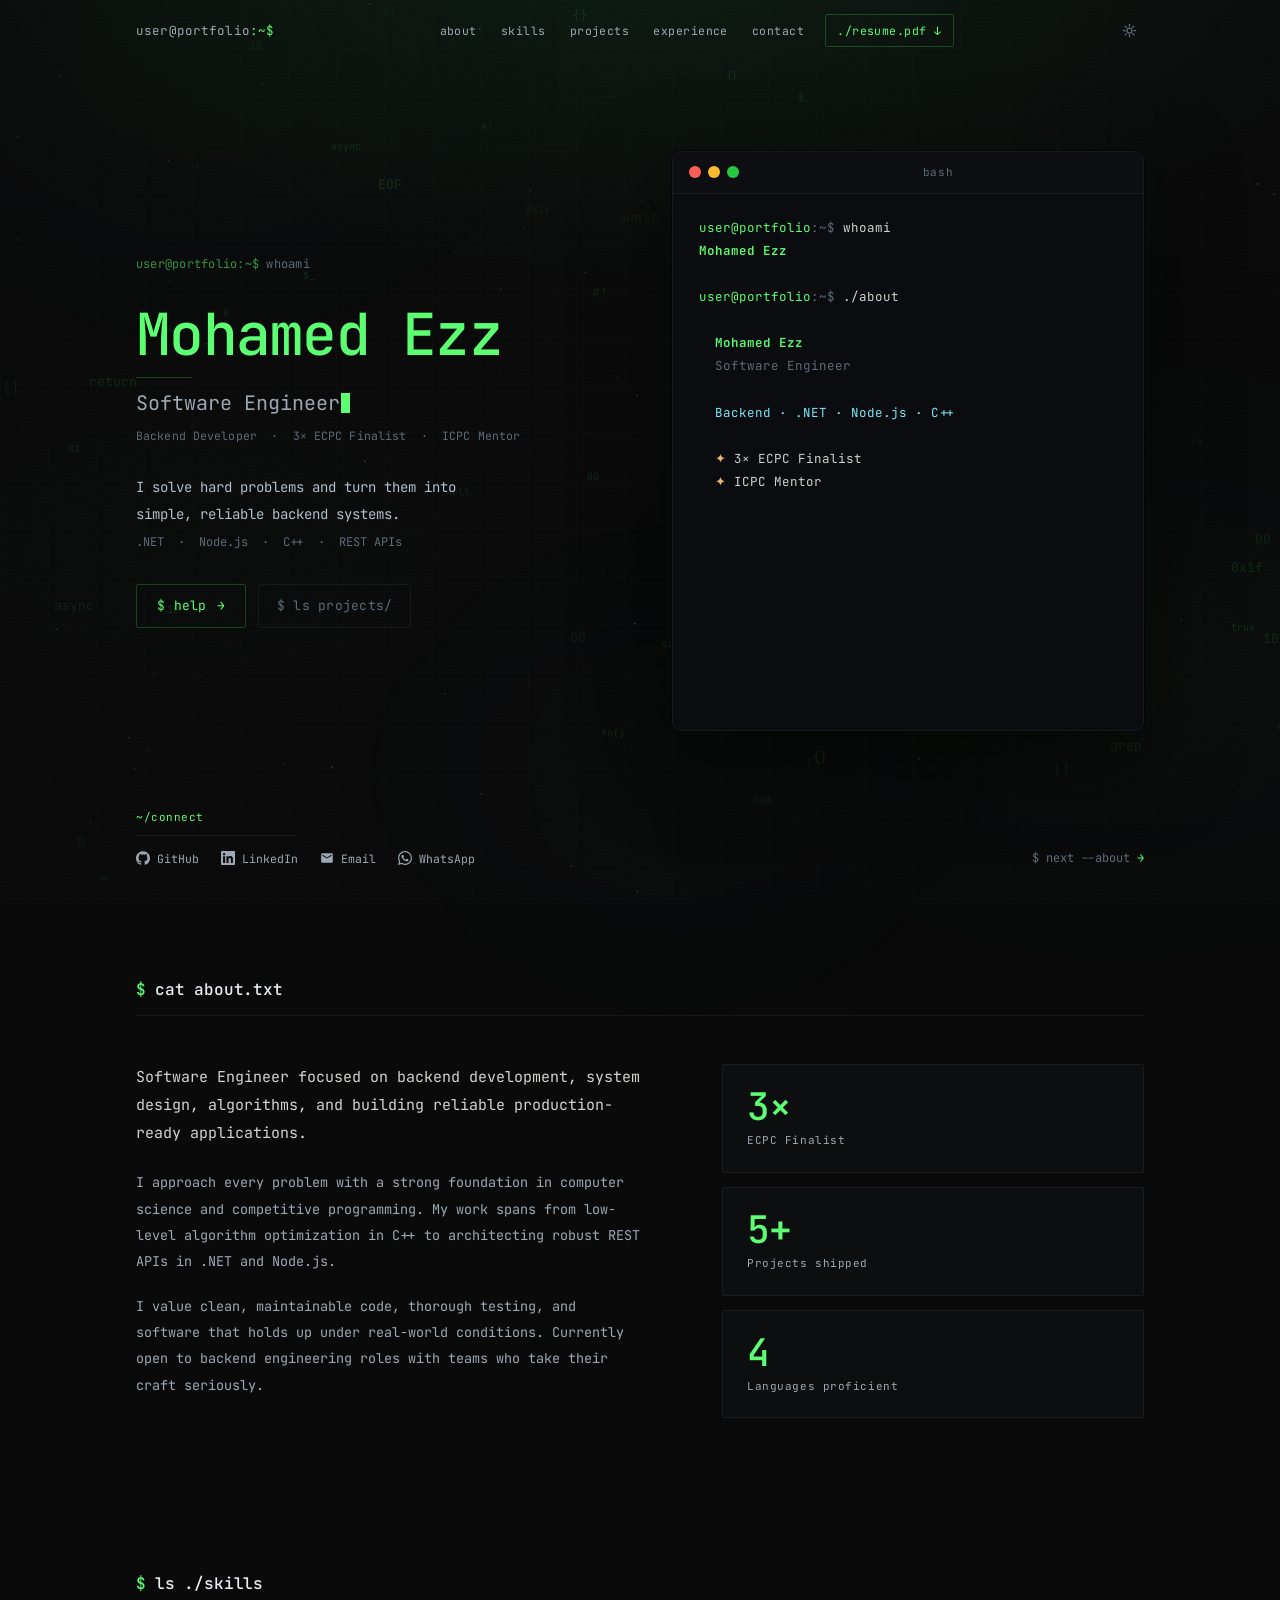
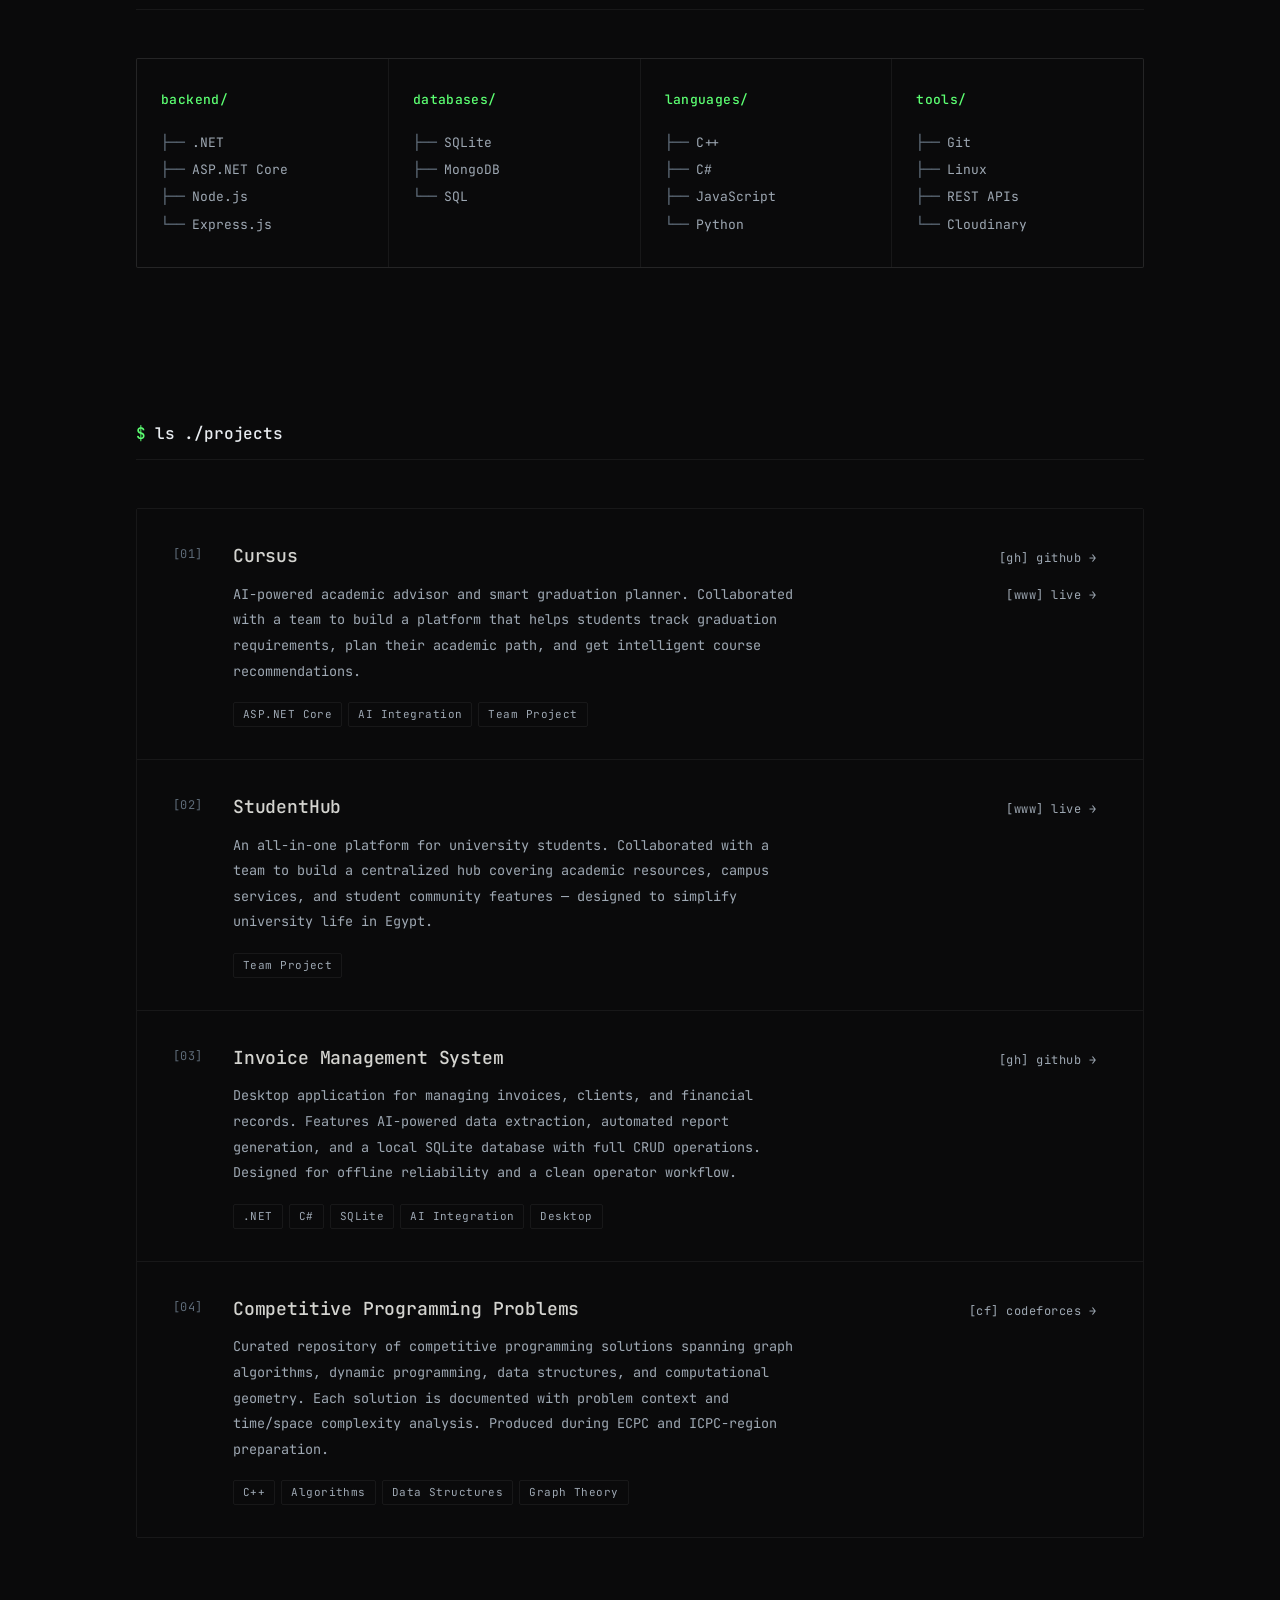
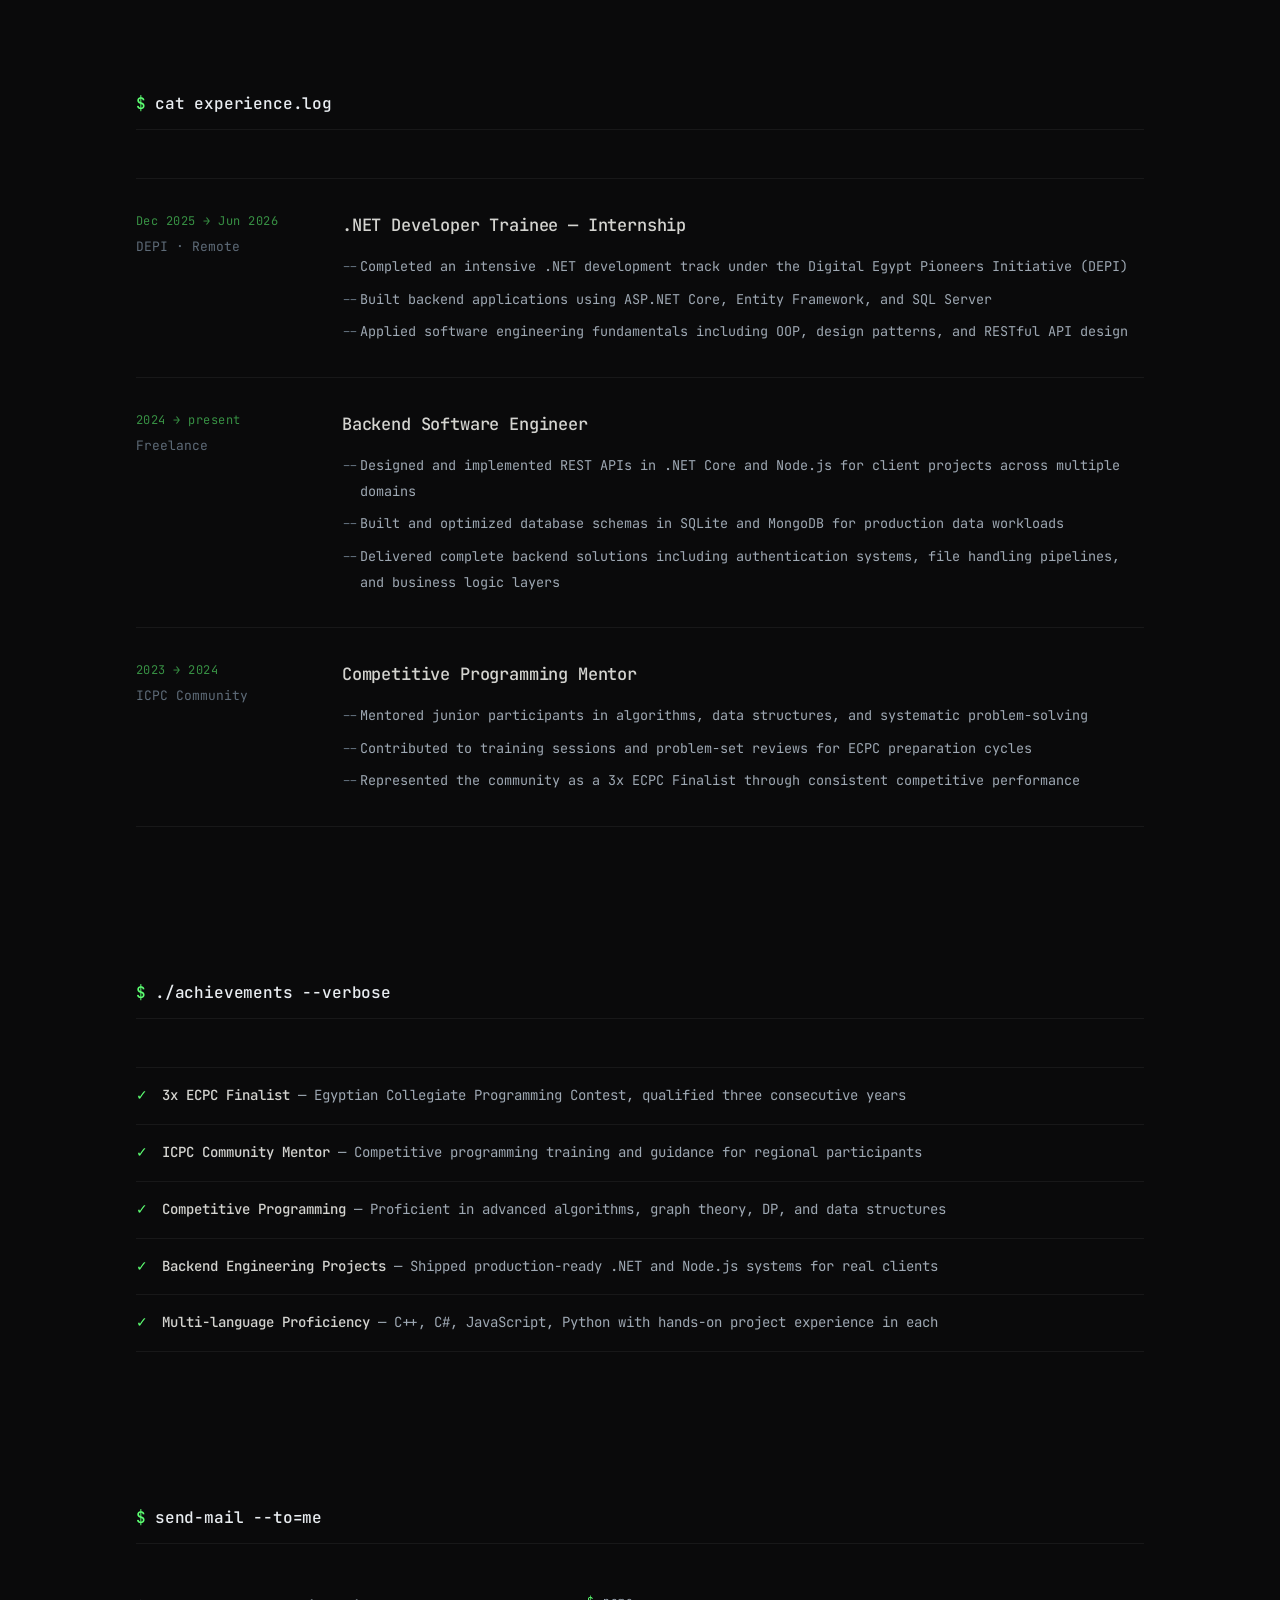
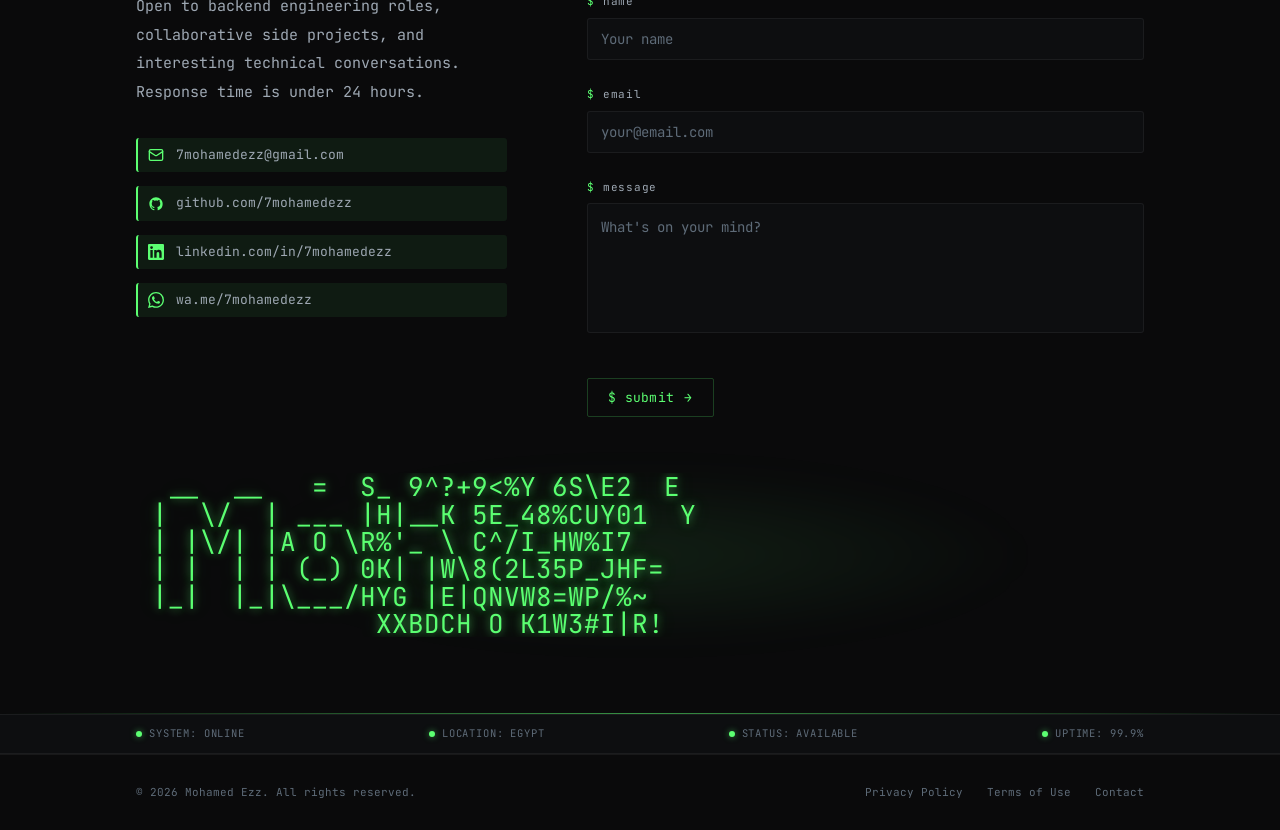
<file: index.html>
<!DOCTYPE html>
<html lang="en">

<head>
  <meta charset="UTF-8" />
  <meta name="viewport" content="width=device-width, initial-scale=1.0" />

  <!-- Primary SEO -->
  <title>Mohamed Ezz — Software Engineer</title>
  <meta name="description"
    content="Mohamed Ezz — Software Engineer specializing in .NET, Node.js, and scalable backend systems. Clean code, solid architecture, and production-ready software." />
  <meta name="keywords"
    content="Mohamed Ezz, Software Engineer, .NET, ASP.NET Core, Node.js, Express, Backend Developer, C++, Portfolio, ECPC" />
  <meta name="author" content="Mohamed Ezz" />
  <meta name="robots" content="index, follow" />

  <!-- Open Graph -->
  <meta property="og:type" content="website" />
  <meta property="og:title" content="Mohamed Ezz — Software Engineer" />
  <meta property="og:description"
    content="Software Engineer specializing in .NET, Node.js, and scalable backend systems." />
  <meta property="og:locale" content="en_US" />

  <!-- Favicon -->
  <link rel="icon" type="image/svg+xml" href="favicon.svg" />

  <!-- Google Fonts — JetBrains Mono -->
  <link rel="preconnect" href="https://fonts.googleapis.com" />
  <link rel="preconnect" href="https://fonts.gstatic.com" crossorigin />
  <link
    href="https://fonts.googleapis.com/css2?family=JetBrains+Mono:ital,wght@0,300;0,400;0,500;0,600;1,400&display=swap"
    rel="stylesheet" />

  <!-- Styles -->
  <link rel="stylesheet" href="style.css" />
</head>

<body>

  <!-- ===================== BACKGROUND ===================== -->
  <canvas id="bg-canvas" aria-hidden="true"></canvas>
  <canvas id="code-canvas" aria-hidden="true"></canvas>
  <div class="bg-atmosphere" aria-hidden="true"></div>
  <div class="bg-grid" aria-hidden="true"></div>
  <div class="bg-blob bg-blob-1" aria-hidden="true"></div>
  <div class="bg-blob bg-blob-2" aria-hidden="true"></div>
  <div class="bg-blob bg-blob-3" aria-hidden="true"></div>
  <div class="bg-scanlines" aria-hidden="true"></div>
  <div class="bg-noise" aria-hidden="true"></div>

  <!-- ===================== NAVIGATION ===================== -->
  <nav id="nav" role="navigation" aria-label="Main navigation">
    <div class="nav-inner">

      <div class="nav-logo" aria-label="Home">
        <span class="nl-host">user@portfolio</span>:~$
      </div>

      <ul class="nav-links" id="nav-links" role="list">
        <li><a href="#about">about</a></li>
        <li><a href="#skills">skills</a></li>
        <li><a href="#projects">projects</a></li>
        <li><a href="#experience">experience</a></li>
        <li><a href="#contact">contact</a></li>
        <li>
          <a href="resume.pdf" class="nav-resume" target="_blank" rel="noopener" aria-label="Download resume PDF">
            ./resume.pdf&nbsp;&#8595;
          </a>
        </li>
      </ul>

      <!-- Light mode easter egg -->
      <button class="lm-btn" id="lm-btn" aria-label="Toggle light mode" title="Toggle light mode">
        <svg viewBox="0 0 24 24" fill="none" stroke-width="2" stroke-linecap="round" stroke-linejoin="round"
          xmlns="http://www.w3.org/2000/svg" aria-hidden="true">
          <circle cx="12" cy="12" r="4" />
          <line x1="12" y1="2" x2="12" y2="5" />
          <line x1="12" y1="19" x2="12" y2="22" />
          <line x1="2" y1="12" x2="5" y2="12" />
          <line x1="19" y1="12" x2="22" y2="12" />
          <line x1="4.93" y1="4.93" x2="7.05" y2="7.05" />
          <line x1="16.95" y1="16.95" x2="19.07" y2="19.07" />
          <line x1="4.93" y1="19.07" x2="7.05" y2="16.95" />
          <line x1="16.95" y1="7.05" x2="19.07" y2="4.93" />
        </svg>
      </button>

      <button class="nav-toggle" id="nav-toggle" aria-label="Toggle menu" aria-expanded="false"
        aria-controls="nav-links">
        <span></span>
        <span></span>
        <span></span>
      </button>

    </div>
  </nav>

  <!-- ===================== HERO ===================== -->
  <section id="hero" aria-labelledby="hero-name">

    <div class="hero-content">

      <!-- Left — intro text -->
      <div class="hero-left">

        <p class="hero-tagline"><span class="t-dim">user@portfolio</span><span class="t-dim">:~$</span> whoami</p>

        <div class="hero-name-block">
          <h1 class="hero-name" id="hero-name">
            <span class="accent">Mohamed Ezz</span>
          </h1>
          <div class="hero-rule" aria-hidden="true"></div>
          <p class="hero-role">
            Software Engineer<span class="cursor-block" aria-hidden="true"></span>
          </p>
          <p class="hero-subtitle">Backend Developer &nbsp;·&nbsp; 3× ECPC Finalist &nbsp;·&nbsp; ICPC Mentor</p>
        </div>

        <p class="hero-desc">
          I solve hard problems and turn them into<br />
          simple, reliable backend systems.<br />
          <span class="hero-desc-stack">.NET &nbsp;·&nbsp; Node.js &nbsp;·&nbsp; C++ &nbsp;·&nbsp; REST APIs</span>
        </p>

        <div class="hero-cta">
          <a href="#about" class="btn-terminal" aria-label="Explore portfolio">
            <span>$ help</span>
            <span class="btn-arrow" aria-hidden="true">&#8594;</span>
          </a>
          <a href="#projects" class="btn-ghost" aria-label="View projects">
            <span>$ ls projects/</span>
          </a>
        </div>

      </div><!-- /.hero-left -->

      <!-- Right — terminal window -->
      <div class="hero-right" aria-hidden="true">
        <div class="terminal-window">
          <div class="terminal-titlebar">
            <div class="terminal-dots">
              <span class="terminal-dot dot-red"></span>
              <span class="terminal-dot dot-yellow"></span>
              <span class="terminal-dot dot-green-d"></span>
            </div>
            <div class="terminal-title">bash </div>
          </div>
          <div class="terminal-body" id="hero-terminal-body"></div>
        </div>
      </div><!-- /.hero-right -->

    </div><!-- /.hero-content -->

    <!-- Bottom bar -->
    <div class="hero-bottom">

      <div class="hero-social">
        <div class="hero-social-label">~/connect</div>
        <div class="hero-social-divider"></div>
        <div class="hero-social-links">

          <a href="https://github.com/7mohamedezz" class="social-link" target="_blank" rel="noopener noreferrer"
            aria-label="GitHub profile">
            <!-- GitHub -->
            <svg viewBox="0 0 24 24" xmlns="http://www.w3.org/2000/svg" aria-hidden="true">
              <path
                d="M12 .297c-6.63 0-12 5.373-12 12 0 5.303 3.438 9.8 8.205 11.385.6.113.82-.258.82-.577 0-.285-.01-1.04-.015-2.04-3.338.724-4.042-1.61-4.042-1.61C4.422 18.07 3.633 17.7 3.633 17.7c-1.087-.744.084-.729.084-.729 1.205.084 1.838 1.236 1.838 1.236 1.07 1.835 2.809 1.305 3.495.998.108-.776.417-1.305.76-1.605-2.665-.3-5.466-1.332-5.466-5.93 0-1.31.465-2.38 1.235-3.22-.135-.303-.54-1.523.105-3.176 0 0 1.005-.322 3.3 1.23.96-.267 1.98-.399 3-.405 1.02.006 2.04.138 3 .405 2.28-1.552 3.285-1.23 3.285-1.23.645 1.653.24 2.873.12 3.176.765.84 1.23 1.91 1.23 3.22 0 4.61-2.805 5.625-5.475 5.92.42.36.81 1.096.81 2.22 0 1.606-.015 2.896-.015 3.286 0 .315.21.69.825.57C20.565 22.092 24 17.592 24 12.297c0-6.627-5.373-12-12-12" />
            </svg>
            GitHub
          </a>

          <a href="https://linkedin.com/in/7mohamedezz" class="social-link" target="_blank" rel="noopener noreferrer"
            aria-label="LinkedIn profile">
            <!-- LinkedIn -->
            <svg viewBox="0 0 24 24" xmlns="http://www.w3.org/2000/svg" aria-hidden="true">
              <path
                d="M20.447 20.452h-3.554v-5.569c0-1.328-.027-3.037-1.852-3.037-1.853 0-2.136 1.445-2.136 2.939v5.667H9.351V9h3.414v1.561h.046c.477-.9 1.637-1.85 3.37-1.85 3.601 0 4.267 2.37 4.267 5.455v6.286zM5.337 7.433a2.062 2.062 0 0 1-2.063-2.065 2.064 2.064 0 1 1 2.063 2.065zm1.782 13.019H3.555V9h3.564v11.452zM22.225 0H1.771C.792 0 0 .774 0 1.729v20.542C0 23.227.792 24 1.771 24h20.451C23.2 24 24 23.227 24 22.271V1.729C24 .774 23.2 0 22.222 0h.003z" />
            </svg>
            LinkedIn
          </a>

          <a href="mailto:7mohamedezz@gmail.com" class="social-link" aria-label="Send email">
            <!-- Email -->
            <svg viewBox="0 0 24 24" xmlns="http://www.w3.org/2000/svg" aria-hidden="true">
              <path
                d="M20 4H4c-1.1 0-2 .9-2 2v12c0 1.1.9 2 2 2h16c1.1 0 2-.9 2-2V6c0-1.1-.9-2-2-2zm0 4-8 5-8-5V6l8 5 8-5v2z" />
            </svg>
            Email
          </a>

          <a href="https://wa.me/7mohamedezz" class="social-link" target="_blank" rel="noopener noreferrer"
            aria-label="WhatsApp">
            <!-- WhatsApp -->
            <svg viewBox="0 0 24 24" xmlns="http://www.w3.org/2000/svg" aria-hidden="true">
              <path
                d="M17.472 14.382c-.297-.149-1.758-.867-2.03-.967-.273-.099-.471-.148-.67.15-.197.297-.767.966-.94 1.164-.173.199-.347.223-.644.075-.297-.15-1.255-.463-2.39-1.475-.883-.788-1.48-1.761-1.653-2.059-.173-.297-.018-.458.13-.606.134-.133.298-.347.446-.52.149-.174.198-.298.298-.497.099-.198.05-.371-.025-.52-.075-.149-.669-1.612-.916-2.207-.242-.579-.487-.5-.669-.51-.173-.008-.371-.01-.57-.01-.198 0-.52.074-.792.372-.272.297-1.04 1.016-1.04 2.479 0 1.462 1.065 2.875 1.213 3.074.149.198 2.096 3.2 5.077 4.487.709.306 1.262.489 1.694.625.712.227 1.36.195 1.871.118.571-.085 1.758-.719 2.006-1.413.248-.694.248-1.289.173-1.413-.074-.124-.272-.198-.57-.347m-5.421 7.403h-.004a9.87 9.87 0 0 1-5.031-1.378l-.361-.214-3.741.982.998-3.648-.235-.374a9.86 9.86 0 0 1-1.51-5.26c.001-5.45 4.436-9.884 9.888-9.884 2.64 0 5.122 1.03 6.988 2.898a9.825 9.825 0 0 1 2.893 6.994c-.003 5.45-4.437 9.884-9.885 9.884m8.413-18.297A11.815 11.815 0 0 0 12.05 0C5.495 0 .16 5.335.157 11.892c0 2.096.547 4.142 1.588 5.945L.057 24l6.305-1.654a11.882 11.882 0 0 0 5.683 1.448h.005c6.554 0 11.89-5.335 11.893-11.893a11.821 11.821 0 0 0-3.48-8.413z" />
            </svg>
            WhatsApp
          </a>

        </div>
      </div><!-- /.hero-social -->

      <div class="hero-next" id="hero-next" role="button" tabindex="0" aria-label="Scroll to About section">
        $ next --about <span class="arrow">&#8594;</span>
      </div>

    </div><!-- /.hero-bottom -->

  </section><!-- /#hero -->

  <!-- ===================== ABOUT ===================== -->
  <section id="about" aria-labelledby="about-heading">
    <div class="container">

      <div class="section-header reveal">
        <div class="section-cmd">
          <span class="s-prompt">$</span>
          <span class="s-cmd">cat about.txt</span>
        </div>
        <div class="section-divider"></div>
      </div>

      <div class="about-content">

        <div class="about-text reveal reveal-d1">
          <p>
            Software Engineer focused on backend development, system design,
            algorithms, and building reliable production-ready applications.
          </p>
          <p>
            I approach every problem with a strong foundation in computer science
            and competitive programming. My work spans from low-level algorithm
            optimization in C++ to architecting robust REST APIs in .NET and Node.js.
          </p>
          <p>
            I value clean, maintainable code, thorough testing, and software that
            holds up under real-world conditions. Currently open to backend
            engineering roles with teams who take their craft seriously.
          </p>
        </div>

        <div class="about-stats reveal reveal-d2">
          <div class="stat-item">
            <div class="stat-number">3&times;</div>
            <div class="stat-label">ECPC Finalist</div>
          </div>
          <div class="stat-item">
            <div class="stat-number">5+</div>
            <div class="stat-label">Projects shipped</div>
          </div>
          <div class="stat-item">
            <div class="stat-number">4</div>
            <div class="stat-label">Languages proficient</div>
          </div>
        </div>

      </div><!-- /.about-content -->
    </div>
  </section>

  <!-- ===================== SKILLS ===================== -->
  <section id="skills" aria-labelledby="skills-heading">
    <div class="container">

      <div class="section-header reveal">
        <div class="section-cmd">
          <span class="s-prompt">$</span>
          <span class="s-cmd">ls ./skills</span>
        </div>
        <div class="section-divider"></div>
      </div>

      <div class="skills-grid reveal reveal-d1" role="list" aria-label="Skill categories">

        <div class="skill-category" role="listitem">
          <div class="skill-cat-title">backend/</div>
          <div class="skill-tree" role="list" aria-label="Backend skills">
            <div class="skill-item" role="listitem"><span class="skill-branch">&#9500;&#9472;&#9472;</span> .NET</div>
            <div class="skill-item" role="listitem"><span class="skill-branch">&#9500;&#9472;&#9472;</span> ASP.NET Core
            </div>
            <div class="skill-item" role="listitem"><span class="skill-branch">&#9500;&#9472;&#9472;</span> Node.js
            </div>
            <div class="skill-item" role="listitem"><span class="skill-branch">&#9492;&#9472;&#9472;</span> Express.js
            </div>
          </div>
        </div>

        <div class="skill-category" role="listitem">
          <div class="skill-cat-title">databases/</div>
          <div class="skill-tree" role="list" aria-label="Database skills">
            <div class="skill-item" role="listitem"><span class="skill-branch">&#9500;&#9472;&#9472;</span> SQLite</div>
            <div class="skill-item" role="listitem"><span class="skill-branch">&#9500;&#9472;&#9472;</span> MongoDB
            </div>
            <div class="skill-item" role="listitem"><span class="skill-branch">&#9492;&#9472;&#9472;</span> SQL</div>
          </div>
        </div>

        <div class="skill-category" role="listitem">
          <div class="skill-cat-title">languages/</div>
          <div class="skill-tree" role="list" aria-label="Programming languages">
            <div class="skill-item" role="listitem"><span class="skill-branch">&#9500;&#9472;&#9472;</span> C++</div>
            <div class="skill-item" role="listitem"><span class="skill-branch">&#9500;&#9472;&#9472;</span> C#</div>
            <div class="skill-item" role="listitem"><span class="skill-branch">&#9500;&#9472;&#9472;</span> JavaScript
            </div>
            <div class="skill-item" role="listitem"><span class="skill-branch">&#9492;&#9472;&#9472;</span> Python</div>
          </div>
        </div>

        <div class="skill-category" role="listitem">
          <div class="skill-cat-title">tools/</div>
          <div class="skill-tree" role="list" aria-label="Tools and platforms">
            <div class="skill-item" role="listitem"><span class="skill-branch">&#9500;&#9472;&#9472;</span> Git</div>
            <div class="skill-item" role="listitem"><span class="skill-branch">&#9500;&#9472;&#9472;</span> Linux</div>
            <div class="skill-item" role="listitem"><span class="skill-branch">&#9500;&#9472;&#9472;</span> REST APIs
            </div>
            <div class="skill-item" role="listitem"><span class="skill-branch">&#9492;&#9472;&#9472;</span> Cloudinary
            </div>
          </div>
        </div>

      </div><!-- /.skills-grid -->
    </div>
  </section>

  <!-- ===================== PROJECTS ===================== -->
  <section id="projects" aria-labelledby="projects-heading">
    <div class="container">

      <div class="section-header reveal">
        <div class="section-cmd">
          <span class="s-prompt">$</span>
          <span class="s-cmd">ls ./projects</span>
        </div>
        <div class="section-divider"></div>
      </div>

      <div class="projects-list reveal reveal-d1" role="list">

        <!-- Project 01 -->
        <article class="project-item" role="listitem">
          <div class="proj-index">[01]</div>
          <div class="proj-body">
            <h3 class="proj-name">Cursus</h3>
            <p class="proj-desc">
              AI-powered academic advisor and smart graduation planner. Collaborated with a team
              to build a platform that helps students track graduation requirements, plan their
              academic path, and get intelligent course recommendations.
            </p>
            <div class="proj-tags" aria-label="Technologies used">
              <span class="proj-tag">ASP.NET Core</span>
              <span class="proj-tag">AI Integration</span>
              <span class="proj-tag">Team Project</span>
            </div>
          </div>
          <div class="proj-links">
            <a href="https://github.com/3bdo-Yahya/cursus" class="proj-link" target="_blank" rel="noopener noreferrer">
              [gh] github &rarr;
            </a>
            <a href="https://cursus.runasp.net" class="proj-link" target="_blank" rel="noopener noreferrer">
              [www] live &rarr;
            </a>
          </div>
        </article>

        <!-- Project 02 -->
        <article class="project-item" role="listitem">
          <div class="proj-index">[02]</div>
          <div class="proj-body">
            <h3 class="proj-name">StudentHub</h3>
            <p class="proj-desc">
              An all-in-one platform for university students. Collaborated with a team to build
              a centralized hub covering academic resources, campus services, and student community
              features — designed to simplify university life in Egypt.
            </p>
            <div class="proj-tags" aria-label="Technologies used">
              <span class="proj-tag">Team Project</span>
            </div>
          </div>
          <div class="proj-links">
            <a href="https://studenthubeg.website" class="proj-link" target="_blank" rel="noopener noreferrer">
              [www] live &rarr;
            </a>
          </div>
        </article>

        <!-- Project 03 -->
        <article class="project-item" role="listitem">
          <div class="proj-index">[03]</div>
          <div class="proj-body">
            <h3 class="proj-name">Invoice Management System</h3>
            <p class="proj-desc">
              Desktop application for managing invoices, clients, and financial records.
              Features AI-powered data extraction, automated report generation, and a local
              SQLite database with full CRUD operations. Designed for offline reliability
              and a clean operator workflow.
            </p>
            <div class="proj-tags" aria-label="Technologies used">
              <span class="proj-tag">.NET</span>
              <span class="proj-tag">C#</span>
              <span class="proj-tag">SQLite</span>
              <span class="proj-tag">AI Integration</span>
              <span class="proj-tag">Desktop</span>
            </div>
          </div>
          <div class="proj-links">
            <a href="https://github.com/YOUR_GITHUB/invoice-management" class="proj-link" target="_blank"
              rel="noopener noreferrer">
              [gh] github &rarr;
            </a>
          </div>
        </article>

        <!-- Project 04 -->
        <article class="project-item" role="listitem">
          <div class="proj-index">[04]</div>
          <div class="proj-body">
            <h3 class="proj-name">Competitive Programming Problems</h3>
            <p class="proj-desc">
              Curated repository of competitive programming solutions spanning graph algorithms,
              dynamic programming, data structures, and computational geometry. Each solution is
              documented with problem context and time/space complexity analysis. Produced during
              ECPC and ICPC-region preparation.
            </p>
            <div class="proj-tags" aria-label="Technologies used">
              <span class="proj-tag">C++</span>
              <span class="proj-tag">Algorithms</span>
              <span class="proj-tag">Data Structures</span>
              <span class="proj-tag">Graph Theory</span>
            </div>
          </div>
          <div class="proj-links">
            <a href="https://codeforces.com/group/xE4zZoA55o/contests" class="proj-link" target="_blank"
              rel="noopener noreferrer">
              [cf] codeforces &rarr;
            </a>
          </div>
        </article>

      </div><!-- /.projects-list -->
    </div>
  </section>

  <!-- ===================== EXPERIENCE ===================== -->
  <section id="experience" aria-labelledby="experience-heading">
    <div class="container">

      <div class="section-header reveal">
        <div class="section-cmd">
          <span class="s-prompt">$</span>
          <span class="s-cmd">cat experience.log</span>
        </div>
        <div class="section-divider"></div>
      </div>

      <div class="exp-log">

        <div class="exp-entry reveal">
          <div class="exp-meta">
            <div class="exp-date">Dec 2025 &rarr; Jun 2026</div>
            <div class="exp-company">DEPI &middot; Remote</div>
          </div>
          <div class="exp-body">
            <div class="exp-role">.NET Developer Trainee &mdash; Internship</div>
            <ul class="exp-bullets">
              <li>Completed an intensive .NET development track under the Digital Egypt Pioneers Initiative (DEPI)</li>
              <li>Built backend applications using ASP.NET Core, Entity Framework, and SQL Server</li>
              <li>Applied software engineering fundamentals including OOP, design patterns, and RESTful API design</li>
            </ul>
          </div>
        </div>

        <div class="exp-entry reveal reveal-d1">
          <div class="exp-meta">
            <div class="exp-date">2024 &rarr; present</div>
            <div class="exp-company">Freelance</div>
          </div>
          <div class="exp-body">
            <div class="exp-role">Backend Software Engineer</div>
            <ul class="exp-bullets">
              <li>Designed and implemented REST APIs in .NET Core and Node.js for client projects across multiple
                domains</li>
              <li>Built and optimized database schemas in SQLite and MongoDB for production data workloads</li>
              <li>Delivered complete backend solutions including authentication systems, file handling pipelines, and
                business logic layers</li>
            </ul>
          </div>
        </div>

        <div class="exp-entry reveal reveal-d1">
          <div class="exp-meta">
            <div class="exp-date">2023 &rarr; 2024</div>
            <div class="exp-company">ICPC Community</div>
          </div>
          <div class="exp-body">
            <div class="exp-role">Competitive Programming Mentor</div>
            <ul class="exp-bullets">
              <li>Mentored junior participants in algorithms, data structures, and systematic problem-solving</li>
              <li>Contributed to training sessions and problem-set reviews for ECPC preparation cycles</li>
              <li>Represented the community as a 3x ECPC Finalist through consistent competitive performance</li>
            </ul>
          </div>
        </div>

      </div><!-- /.exp-log -->
    </div>
  </section>

  <!-- ===================== ACHIEVEMENTS ===================== -->
  <section id="achievements" aria-labelledby="achievements-heading">
    <div class="container">

      <div class="section-header reveal">
        <div class="section-cmd">
          <span class="s-prompt">$</span>
          <span class="s-cmd">./achievements --verbose</span>
        </div>
        <div class="section-divider"></div>
      </div>

      <div class="achievements-out" role="list">

        <div class="achv-line" role="listitem">
          <span class="achv-check" aria-hidden="true">&#10003;</span>
          <div class="achv-text">
            <strong>3x ECPC Finalist</strong> &mdash; Egyptian Collegiate Programming Contest, qualified three
            consecutive years
          </div>
        </div>

        <div class="achv-line" role="listitem">
          <span class="achv-check" aria-hidden="true">&#10003;</span>
          <div class="achv-text">
            <strong>ICPC Community Mentor</strong> &mdash; Competitive programming training and guidance for regional
            participants
          </div>
        </div>

        <div class="achv-line" role="listitem">
          <span class="achv-check" aria-hidden="true">&#10003;</span>
          <div class="achv-text">
            <strong>Competitive Programming</strong> &mdash; Proficient in advanced algorithms, graph theory, DP, and
            data structures
          </div>
        </div>

        <div class="achv-line" role="listitem">
          <span class="achv-check" aria-hidden="true">&#10003;</span>
          <div class="achv-text">
            <strong>Backend Engineering Projects</strong> &mdash; Shipped production-ready .NET and Node.js systems for
            real clients
          </div>
        </div>

        <div class="achv-line" role="listitem">
          <span class="achv-check" aria-hidden="true">&#10003;</span>
          <div class="achv-text">
            <strong>Multi-language Proficiency</strong> &mdash; C++, C#, JavaScript, Python with hands-on project
            experience in each
          </div>
        </div>

      </div>
    </div>
  </section>

  <!-- ===================== CONTACT ===================== -->
  <section id="contact" aria-labelledby="contact-heading">
    <div class="container">

      <div class="section-header reveal">
        <div class="section-cmd">
          <span class="s-prompt">$</span>
          <span class="s-cmd">send-mail --to=me</span>
        </div>
        <div class="section-divider"></div>
      </div>

      <div class="contact-layout">

        <!-- Left: info -->
        <div class="reveal reveal-d1">
          <p class="contact-info-text">
            Open to backend engineering roles, collaborative side projects,
            and interesting technical conversations. Response time is under 24 hours.
          </p>

          <div class="contact-direct">
            <div class="contact-row highlight">
              <span class="contact-lbl" aria-label="email"><svg viewBox="0 0 24 24" width="16" height="16" fill="none"
                  stroke="currentColor" stroke-width="2" stroke-linecap="round" stroke-linejoin="round">
                  <rect x="2" y="4" width="20" height="16" rx="2" />
                  <path d="m22 7-8.97 5.7a1.94 1.94 0 0 1-2.06 0L2 7" />
                </svg></span>
              <a href="mailto:7mohamedezz@gmail.com">7mohamedezz@gmail.com</a>
            </div>
            <div class="contact-row highlight">
              <span class="contact-lbl" aria-label="github"><svg viewBox="0 0 24 24" width="16" height="16"
                  fill="currentColor">
                  <path
                    d="M12 2C6.477 2 2 6.484 2 12.017c0 4.425 2.865 8.18 6.839 9.504.5.092.682-.217.682-.483 0-.237-.008-.868-.013-1.703-2.782.605-3.369-1.343-3.369-1.343-.454-1.158-1.11-1.466-1.11-1.466-.908-.62.069-.608.069-.608 1.003.07 1.531 1.032 1.531 1.032.892 1.53 2.341 1.088 2.91.832.092-.647.35-1.088.636-1.338-2.22-.253-4.555-1.113-4.555-4.951 0-1.093.39-1.988 1.029-2.688-.103-.253-.446-1.272.098-2.65 0 0 .84-.27 2.75 1.026A9.564 9.564 0 0 1 12 6.844c.85.004 1.705.115 2.504.337 1.909-1.296 2.747-1.027 2.747-1.027.546 1.379.202 2.398.1 2.651.64.7 1.028 1.595 1.028 2.688 0 3.848-2.339 4.695-4.566 4.943.359.309.678.92.678 1.855 0 1.338-.012 2.419-.012 2.747 0 .268.18.58.688.482A10.019 10.019 0 0 0 22 12.017C22 6.484 17.522 2 12 2z" />
                </svg></span>
              <a href="https://github.com/7mohamedezz" target="_blank" rel="noopener noreferrer">
                github.com/7mohamedezz
              </a>
            </div>
            <div class="contact-row highlight">
              <span class="contact-lbl" aria-label="linkedin"><svg viewBox="0 0 24 24" width="16" height="16"
                  fill="currentColor">
                  <path
                    d="M20.447 20.452h-3.554v-5.569c0-1.328-.027-3.037-1.852-3.037-1.853 0-2.136 1.445-2.136 2.939v5.667H9.351V9h3.414v1.561h.046c.477-.9 1.637-1.85 3.37-1.85 3.601 0 4.267 2.37 4.267 5.455v6.286zM5.337 7.433a2.062 2.062 0 0 1-2.063-2.065 2.064 2.064 0 1 1 2.063 2.065zm1.782 13.019H3.555V9h3.564v11.452zM22.225 0H1.771C.792 0 0 .774 0 1.729v20.542C0 23.227.792 24 1.771 24h20.451C23.2 24 24 23.227 24 22.271V1.729C24 .774 23.2 0 22.222 0h.003z" />
                </svg></span>
              <a href="https://linkedin.com/in/7mohamedezz" target="_blank" rel="noopener noreferrer">
                linkedin.com/in/7mohamedezz
              </a>
            </div>
            <div class="contact-row highlight">
              <span class="contact-lbl" aria-label="whatsapp"><svg viewBox="0 0 24 24" width="16" height="16"
                  fill="currentColor">
                  <path
                    d="M17.472 14.382c-.297-.149-1.758-.867-2.03-.967-.273-.099-.471-.148-.67.15-.197.297-.767.966-.94 1.164-.173.199-.347.223-.644.075-.297-.15-1.255-.463-2.39-1.475-.883-.788-1.48-1.761-1.653-2.059-.173-.297-.018-.458.13-.606.134-.133.298-.347.446-.52.149-.174.198-.298.298-.497.099-.198.05-.371-.025-.52-.075-.149-.669-1.612-.916-2.207-.242-.579-.487-.5-.669-.51-.173-.008-.371-.01-.57-.01-.198 0-.52.074-.792.372-.272.297-1.04 1.016-1.04 2.479 0 1.462 1.065 2.875 1.213 3.074.149.198 2.096 3.2 5.077 4.487.709.306 1.262.489 1.694.625.712.227 1.36.195 1.871.118.571-.085 1.758-.719 2.006-1.413.248-.694.248-1.289.173-1.413-.074-.124-.272-.198-.57-.347m-5.421 7.403h-.004a9.87 9.87 0 0 1-5.031-1.378l-.361-.214-3.741.982.998-3.648-.235-.374a9.86 9.86 0 0 1-1.51-5.26c.001-5.45 4.436-9.884 9.888-9.884 2.64 0 5.122 1.03 6.988 2.898a9.825 9.825 0 0 1 2.893 6.994c-.003 5.45-4.437 9.884-9.885 9.884m8.413-18.297A11.815 11.815 0 0 0 12.05 0C5.495 0 .16 5.335.157 11.892c0 2.096.547 4.142 1.588 5.945L.057 24l6.305-1.654a11.882 11.882 0 0 0 5.683 1.448h.005c6.554 0 11.89-5.335 11.893-11.893a11.821 11.821 0 0 0-3.48-8.413Z" />
                </svg></span>
              <a href="https://wa.me/7mohamedezz" target="_blank" rel="noopener noreferrer">
                wa.me/7mohamedezz
              </a>
            </div>
          </div>
        </div>

        <!-- Right: form -->
        <!-- Form endpoint: https://formspree.io/f/xdeodojd -->
        <form class="contact-form reveal reveal-d2" id="contact-form" novalidate>

          <div class="form-field">
            <label class="form-label" for="form-name">
              <span class="f-prompt">$</span> name
            </label>
            <input type="text" id="form-name" name="name" class="form-input" placeholder="Your name" required
              autocomplete="name" />
            <span class="form-error" id="err-name" aria-live="polite"></span>
          </div>

          <div class="form-field">
            <label class="form-label" for="form-email">
              <span class="f-prompt">$</span> email
            </label>
            <input type="email" id="form-email" name="email" class="form-input" placeholder="your@email.com" required
              autocomplete="email" />
            <span class="form-error" id="err-email" aria-live="polite"></span>
          </div>

          <div class="form-field">
            <label class="form-label" for="form-message">
              <span class="f-prompt">$</span> message
            </label>
            <textarea id="form-message" name="message" class="form-textarea" placeholder="What's on your mind?"
              required></textarea>
            <span class="form-error" id="err-message" aria-live="polite"></span>
          </div>

          <div id="form-status" class="form-status" role="status" aria-live="polite"></div>

          <div class="form-submit">
            <button type="submit" class="btn-terminal" id="form-submit-btn">
              <span>$ submit</span>
              <span class="btn-arrow" aria-hidden="true">&#8594;</span>
            </button>
          </div>

        </form>

      </div><!-- /.contact-layout -->

      <!-- ASCII name banner -->
      <div class="ascii-name-wrap reveal">
        <pre class="ascii-name" role="img" aria-label="Mohamed Ezz">
  __  __       _                              _   _____         
 |  \/  | ___ | |__   __ _ _ __ ___   ___  __| | | ____|________
 | |\/| |/ _ \| '_ \ / _` | '_ ` _ \ / _ \/ _` | |  _| |_  /_  /
 | |  | | (_) | | | | (_| | | | | | |  __/ (_| | | |___ / / / / 
 |_|  |_|\___/|_| |_|\__,_|_| |_| |_|\___|\__,_| |_____/___/___|
                                                                
</pre>
      </div>

    </div>
  </section>

  <div class="footer-separator" aria-hidden="true"></div>

  <!-- ===================== STATUS BAR ===================== -->
  <div class="status-bar" aria-hidden="true">
    <div class="status-bar-inner">
      <div class="status-item"><span class="status-dot"></span> SYSTEM: ONLINE</div>
      <div class="status-item"><span class="status-dot"></span> LOCATION: EGYPT</div>
      <div class="status-item"><span class="status-dot"></span> STATUS: AVAILABLE</div>
      <div class="status-item"><span class="status-dot"></span> UPTIME: 99.9%</div>
    </div>
  </div>

  <!-- ===================== FOOTER ===================== -->
  <footer role="contentinfo">
    <div class="container">
      <div class="footer-inner">
        <p class="footer-copy">
          &copy; <span id="footer-year"></span> Mohamed Ezz. All rights reserved.
        </p>
        <nav class="footer-links" aria-label="Footer links">
          <a href="privacy-policy.html">Privacy Policy</a>
          <a href="terms.html">Terms of Use</a>
          <a href="mailto:7mohamedezz@gmail.com">Contact</a>
        </nav>
      </div>
    </div>
  </footer>

  <!-- Light mode error toast -->
  <div id="lm-toast" role="alert" aria-live="assertive" aria-atomic="true">
    <div class="toast-cmd">
      <span class="t-prompt">$</span> light-mode --enable
    </div>
    <div class="toast-body">
      <span class="toast-err">error:</span><span class="toast-msg" id="lm-toast-msg"></span>
    </div>
    <button class="toast-close" id="lm-toast-close" aria-label="Dismiss">&#x2715;</button>
  </div>

  <script>
    // Inject current year into footer
    document.getElementById('footer-year').textContent = new Date().getFullYear();
  </script>
  <script src="script.js"></script>

</body>

</html>
</file>
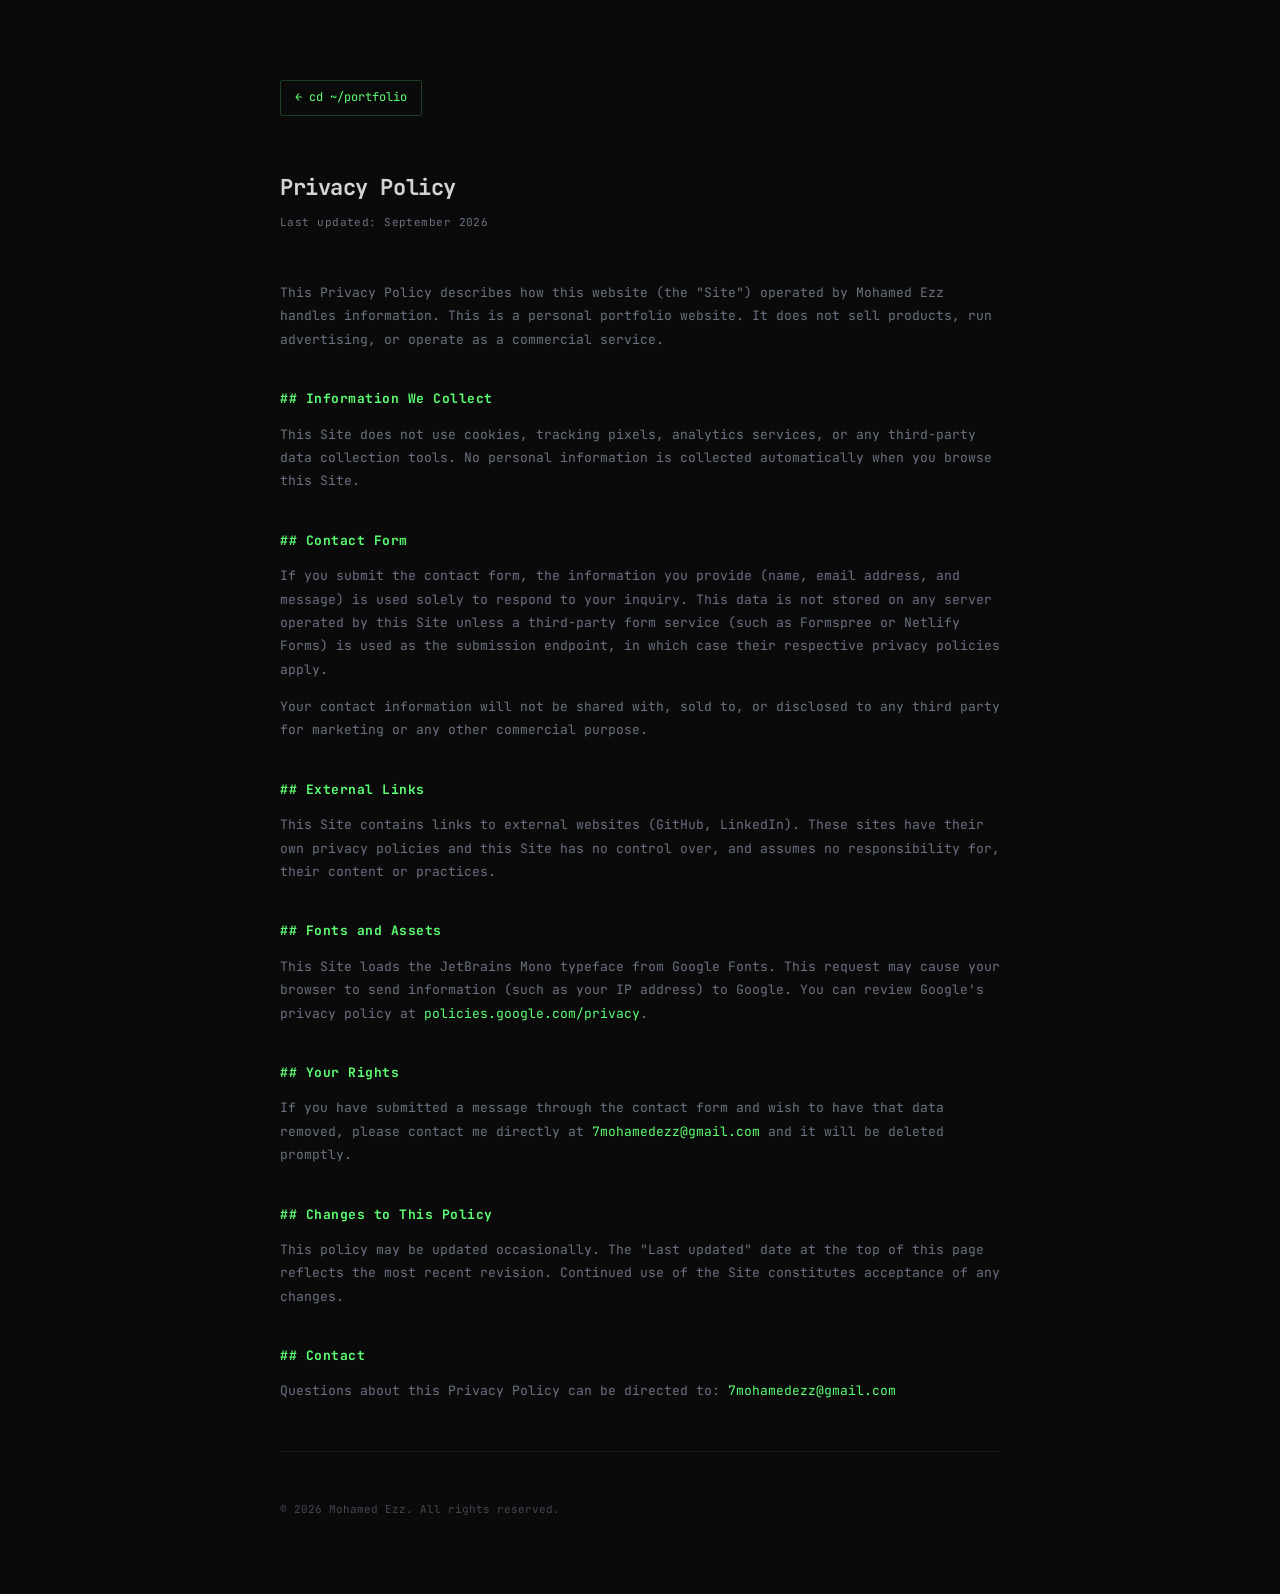
<file: privacy-policy.html>
<!DOCTYPE html>
<html lang="en">
<head>
  <meta charset="UTF-8" />
  <meta name="viewport" content="width=device-width, initial-scale=1.0" />
  <title>Privacy Policy &mdash; Mohamed Ezz</title>
  <meta name="description" content="Privacy Policy for Mohamed Ezz's developer portfolio." />
  <meta name="robots" content="noindex, follow" />
  <link rel="icon" type="image/svg+xml" href="favicon.svg" />
  <link rel="preconnect" href="https://fonts.googleapis.com" />
  <link rel="preconnect" href="https://fonts.gstatic.com" crossorigin />
  <link href="https://fonts.googleapis.com/css2?family=JetBrains+Mono:wght@300;400;500&display=swap" rel="stylesheet" />
  <style>
    :root {
      --bg:       #0a0a0b;
      --green:    #5cff72;
      --text:     #d4d4d0;
      --text-dim: #6b7280;
      --border:   rgba(255,255,255,0.06);
      --font:     'JetBrains Mono', 'Fira Code', monospace;
    }
    *, *::before, *::after { box-sizing: border-box; margin: 0; padding: 0; }
    html { font-size: 14px; }
    body {
      font-family: var(--font);
      background: var(--bg);
      color: var(--text);
      line-height: 1.8;
      padding: 80px 24px 60px;
      -webkit-font-smoothing: antialiased;
    }
    .page { max-width: 720px; margin: 0 auto; }
    .back {
      display: inline-block;
      font-size: 12px;
      color: var(--green);
      border: 1px solid rgba(92,255,114,0.22);
      padding: 6px 14px;
      border-radius: 2px;
      margin-bottom: 52px;
      transition: background 0.15s;
      text-decoration: none;
    }
    .back:hover { background: rgba(92,255,114,0.07); }
    h1 {
      font-size: 22px;
      color: var(--text);
      letter-spacing: -0.02em;
      margin-bottom: 6px;
    }
    .meta {
      font-size: 11px;
      color: var(--text-dim);
      margin-bottom: 48px;
      letter-spacing: 0.04em;
    }
    h2 {
      font-size: 13px;
      color: var(--green);
      margin: 36px 0 12px;
      letter-spacing: 0.04em;
    }
    p, li { font-size: 13px; color: var(--text-dim); margin-bottom: 14px; }
    ul { padding-left: 20px; }
    li { margin-bottom: 6px; }
    a { color: var(--green); text-decoration: none; }
    a:hover { text-decoration: underline; }
    hr { border: none; border-top: 1px solid var(--border); margin: 48px 0; }
    .footer-note { font-size: 11px; color: rgba(107,114,128,0.6); }
  </style>
</head>
<body>
  <div class="page">
    <a href="index.html" class="back">&larr; cd ~/portfolio</a>

    <h1>Privacy Policy</h1>
    <p class="meta">Last updated: September 2026</p>

    <p>
      This Privacy Policy describes how this website (the "Site") operated by Mohamed Ezz
      handles information. This is a personal portfolio website. It does not sell products,
      run advertising, or operate as a commercial service.
    </p>

    <h2>## Information We Collect</h2>
    <p>
      This Site does not use cookies, tracking pixels, analytics services, or any third-party
      data collection tools. No personal information is collected automatically when you browse
      this Site.
    </p>

    <h2>## Contact Form</h2>
    <p>
      If you submit the contact form, the information you provide (name, email address, and message)
      is used solely to respond to your inquiry. This data is not stored on any server operated
      by this Site unless a third-party form service (such as Formspree or Netlify Forms) is
      used as the submission endpoint, in which case their respective privacy policies apply.
    </p>
    <p>
      Your contact information will not be shared with, sold to, or disclosed to any third party
      for marketing or any other commercial purpose.
    </p>

    <h2>## External Links</h2>
    <p>
      This Site contains links to external websites (GitHub, LinkedIn). These sites have their
      own privacy policies and this Site has no control over, and assumes no responsibility for,
      their content or practices.
    </p>

    <h2>## Fonts and Assets</h2>
    <p>
      This Site loads the JetBrains Mono typeface from Google Fonts. This request may cause your
      browser to send information (such as your IP address) to Google. You can review Google's
      privacy policy at <a href="https://policies.google.com/privacy" target="_blank" rel="noopener">policies.google.com/privacy</a>.
    </p>

    <h2>## Your Rights</h2>
    <p>
      If you have submitted a message through the contact form and wish to have that data removed,
      please contact me directly at <a href="mailto:7mohamedezz@gmail.com">7mohamedezz@gmail.com</a> and it will
      be deleted promptly.
    </p>

    <h2>## Changes to This Policy</h2>
    <p>
      This policy may be updated occasionally. The "Last updated" date at the top of this page
      reflects the most recent revision. Continued use of the Site constitutes acceptance of
      any changes.
    </p>

    <h2>## Contact</h2>
    <p>
      Questions about this Privacy Policy can be directed to:
      <a href="mailto:7mohamedezz@gmail.com">7mohamedezz@gmail.com</a>
    </p>

    <hr />
    <p class="footer-note">&copy; 2026 Mohamed Ezz. All rights reserved.</p>
  </div>
</body>
</html>
</file>
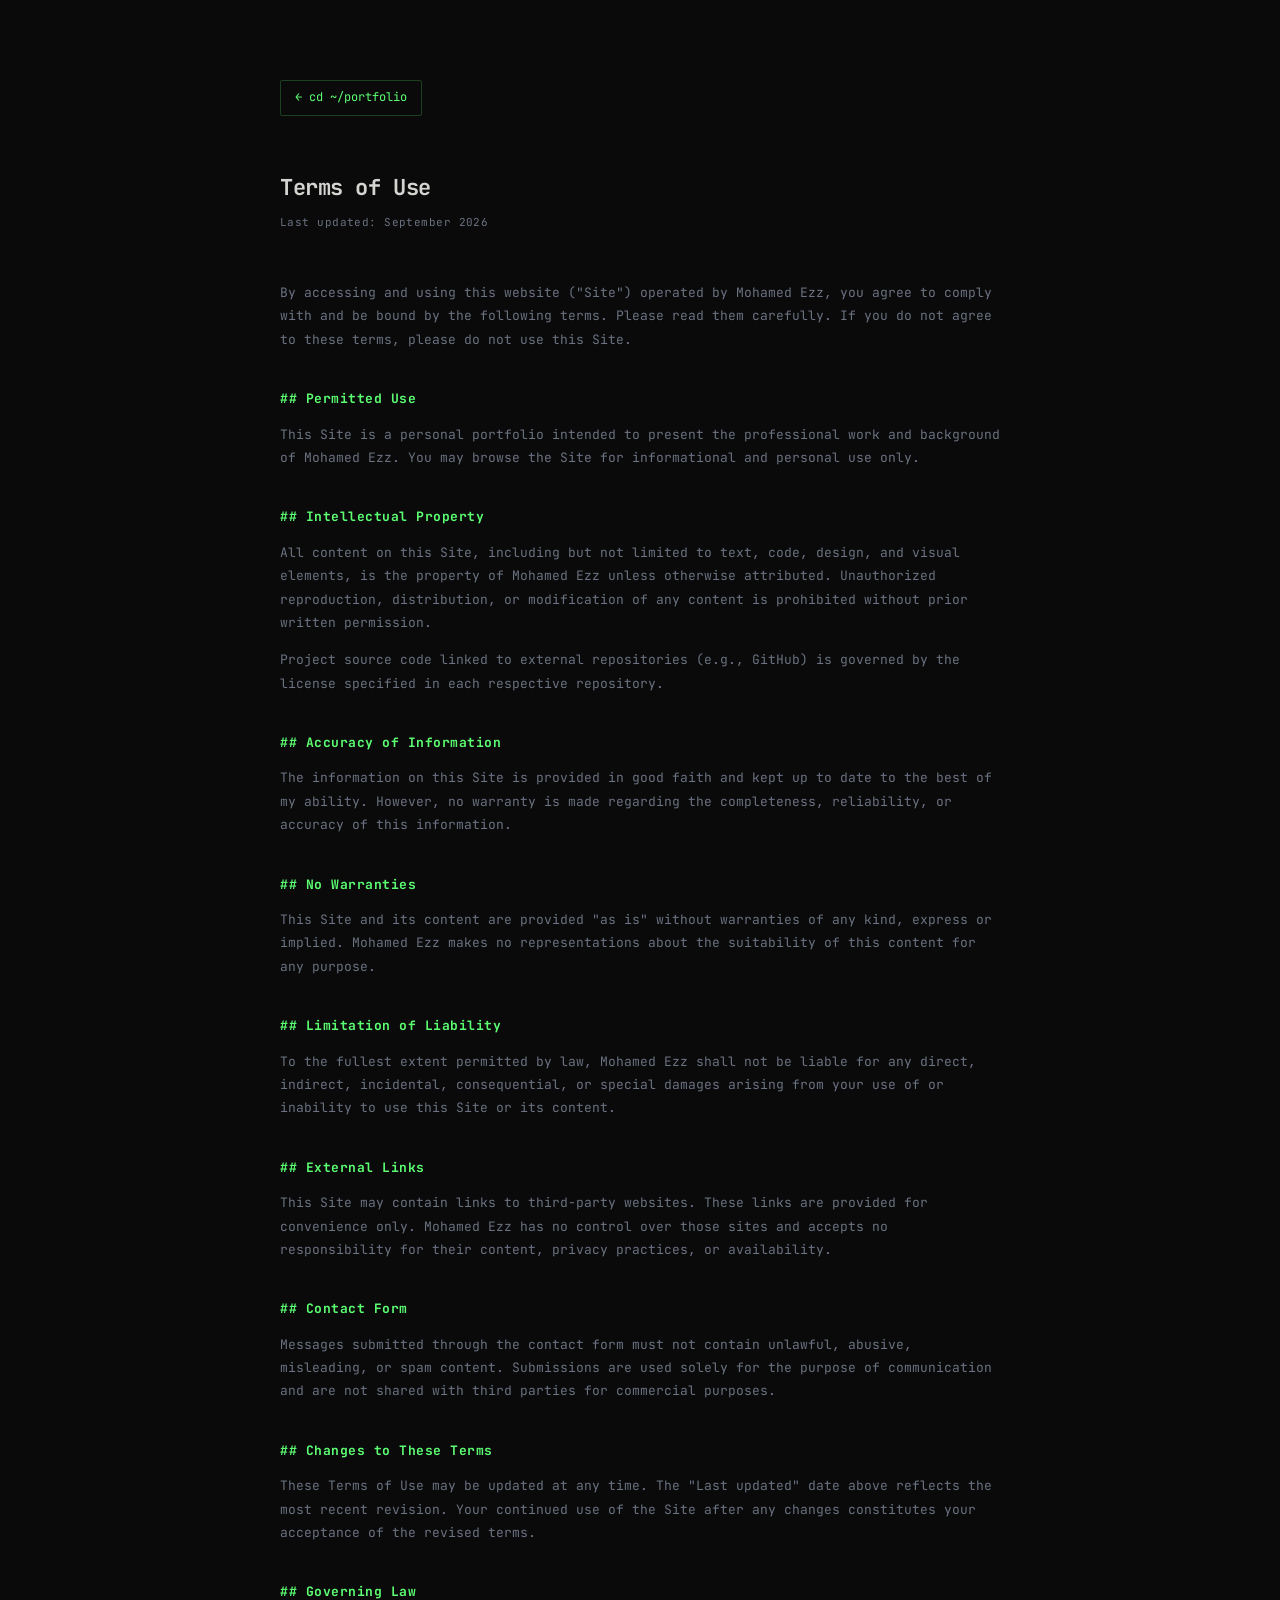
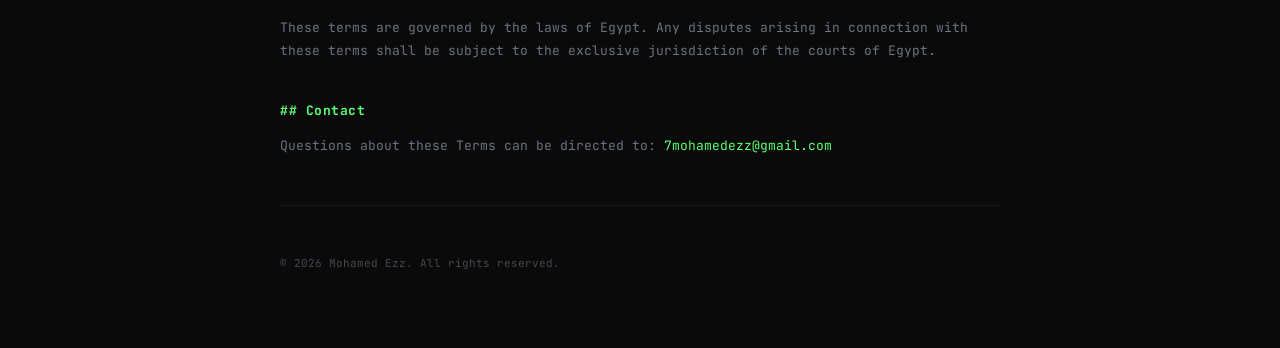
<file: terms.html>
<!DOCTYPE html>
<html lang="en">
<head>
  <meta charset="UTF-8" />
  <meta name="viewport" content="width=device-width, initial-scale=1.0" />
  <title>Terms of Use &mdash; Mohamed Ezz</title>
  <meta name="description" content="Terms of Use for Mohamed Ezz's developer portfolio." />
  <meta name="robots" content="noindex, follow" />
  <link rel="icon" type="image/svg+xml" href="favicon.svg" />
  <link rel="preconnect" href="https://fonts.googleapis.com" />
  <link rel="preconnect" href="https://fonts.gstatic.com" crossorigin />
  <link href="https://fonts.googleapis.com/css2?family=JetBrains+Mono:wght@300;400;500&display=swap" rel="stylesheet" />
  <style>
    :root {
      --bg:       #0a0a0b;
      --green:    #5cff72;
      --text:     #d4d4d0;
      --text-dim: #6b7280;
      --border:   rgba(255,255,255,0.06);
      --font:     'JetBrains Mono', 'Fira Code', monospace;
    }
    *, *::before, *::after { box-sizing: border-box; margin: 0; padding: 0; }
    html { font-size: 14px; }
    body {
      font-family: var(--font);
      background: var(--bg);
      color: var(--text);
      line-height: 1.8;
      padding: 80px 24px 60px;
      -webkit-font-smoothing: antialiased;
    }
    .page { max-width: 720px; margin: 0 auto; }
    .back {
      display: inline-block;
      font-size: 12px;
      color: var(--green);
      border: 1px solid rgba(92,255,114,0.22);
      padding: 6px 14px;
      border-radius: 2px;
      margin-bottom: 52px;
      transition: background 0.15s;
      text-decoration: none;
    }
    .back:hover { background: rgba(92,255,114,0.07); }
    h1 {
      font-size: 22px;
      color: var(--text);
      letter-spacing: -0.02em;
      margin-bottom: 6px;
    }
    .meta {
      font-size: 11px;
      color: var(--text-dim);
      margin-bottom: 48px;
      letter-spacing: 0.04em;
    }
    h2 {
      font-size: 13px;
      color: var(--green);
      margin: 36px 0 12px;
      letter-spacing: 0.04em;
    }
    p, li { font-size: 13px; color: var(--text-dim); margin-bottom: 14px; }
    ul { padding-left: 20px; }
    li { margin-bottom: 6px; }
    a { color: var(--green); text-decoration: none; }
    a:hover { text-decoration: underline; }
    hr { border: none; border-top: 1px solid var(--border); margin: 48px 0; }
    .footer-note { font-size: 11px; color: rgba(107,114,128,0.6); }
  </style>
</head>
<body>
  <div class="page">
    <a href="index.html" class="back">&larr; cd ~/portfolio</a>

    <h1>Terms of Use</h1>
    <p class="meta">Last updated: September 2026</p>

    <p>
      By accessing and using this website ("Site") operated by Mohamed Ezz, you agree to
      comply with and be bound by the following terms. Please read them carefully. If you
      do not agree to these terms, please do not use this Site.
    </p>

    <h2>## Permitted Use</h2>
    <p>
      This Site is a personal portfolio intended to present the professional work and
      background of Mohamed Ezz. You may browse the Site for informational and personal
      use only.
    </p>

    <h2>## Intellectual Property</h2>
    <p>
      All content on this Site, including but not limited to text, code, design, and
      visual elements, is the property of Mohamed Ezz unless otherwise attributed.
      Unauthorized reproduction, distribution, or modification of any content is
      prohibited without prior written permission.
    </p>
    <p>
      Project source code linked to external repositories (e.g., GitHub) is governed by
      the license specified in each respective repository.
    </p>

    <h2>## Accuracy of Information</h2>
    <p>
      The information on this Site is provided in good faith and kept up to date to the
      best of my ability. However, no warranty is made regarding the completeness,
      reliability, or accuracy of this information.
    </p>

    <h2>## No Warranties</h2>
    <p>
      This Site and its content are provided "as is" without warranties of any kind,
      express or implied. Mohamed Ezz makes no representations about the suitability
      of this content for any purpose.
    </p>

    <h2>## Limitation of Liability</h2>
    <p>
      To the fullest extent permitted by law, Mohamed Ezz shall not be liable for any
      direct, indirect, incidental, consequential, or special damages arising from
      your use of or inability to use this Site or its content.
    </p>

    <h2>## External Links</h2>
    <p>
      This Site may contain links to third-party websites. These links are provided
      for convenience only. Mohamed Ezz has no control over those sites and accepts
      no responsibility for their content, privacy practices, or availability.
    </p>

    <h2>## Contact Form</h2>
    <p>
      Messages submitted through the contact form must not contain unlawful, abusive,
      misleading, or spam content. Submissions are used solely for the purpose of
      communication and are not shared with third parties for commercial purposes.
    </p>

    <h2>## Changes to These Terms</h2>
    <p>
      These Terms of Use may be updated at any time. The "Last updated" date above
      reflects the most recent revision. Your continued use of the Site after any
      changes constitutes your acceptance of the revised terms.
    </p>

    <h2>## Governing Law</h2>
    <p>
      These terms are governed by the laws of Egypt. Any disputes arising in connection
      with these terms shall be subject to the exclusive jurisdiction of the courts of Egypt.
    </p>

    <h2>## Contact</h2>
    <p>
      Questions about these Terms can be directed to:
      <a href="mailto:7mohamedezz@gmail.com">7mohamedezz@gmail.com</a>
    </p>

    <hr />
    <p class="footer-note">&copy; 2026 Mohamed Ezz. All rights reserved.</p>
  </div>
</body>
</html>
</file>
<file: style.css>
/*
  Mohamed Ezz — Developer Portfolio
  style.css — Complete design system
  Terminal-aesthetic · Dark · Premium
*/

/* ============================================================
   DESIGN TOKENS
   ============================================================ */
:root {
  /* Core palette */
  --bg: #0a0a0b;
  --bg-surface: #0d0e10;
  --bg-elevated: #111316;

  /* Green accent */
  --green: #5cff72;
  --green-dim: rgba(92, 255, 114, 0.55);
  --green-glow: rgba(92, 255, 114, 0.07);
  --green-glow-md: rgba(92, 255, 114, 0.14);
  --green-border: rgba(92, 255, 114, 0.22);

  /* Syntax colors (terminal) */
  --syn-cyan: #7ee8fa;
  --syn-amber: #e8b96f;
  --syn-muted-purple: #b8a4d8;

  /* Text */
  --text-strong: #e9edf1;
  --text: #d4d4d0;
  --text-dim: #9ea8b3;
  --text-muted: #5e6b78;

  /* Borders */
  --border: rgba(255, 255, 255, 0.06);
  --border-hover: rgba(255, 255, 255, 0.11);

  /* Typography */
  --font-mono: 'JetBrains Mono', 'Fira Code', 'Cascadia Code', 'Consolas', monospace;

  /* Type scale — display > h2 (section) > h3 (entry) > body > ui > micro */
  --fs-display: clamp(32px, 4.6vw, 58px);
  --fs-lead: 15px;
  --fs-h2: 16px;
  --fs-h3: 18px;
  --fs-body: 13.5px;
  --fs-ui: 13px;
  --fs-micro: 11px;

  /* Layout */
  --nav-h: 62px;
  --container-max: 1080px;
  --section-pad: 76px;

  /* Transitions */
  --t-fast: 0.14s ease;
  --t-base: 0.28s ease;
  --t-slow: 0.55s ease;
}

/* ============================================================
   RESET & BASE
   ============================================================ */
*,
*::before,
*::after {
  box-sizing: border-box;
  margin: 0;
  padding: 0;
}

html {
  font-size: 14px;
  scroll-behavior: smooth;
  scroll-padding-top: var(--nav-h);
}

body {
  font-family: var(--font-mono);
  background-color: var(--bg);
  color: var(--text);
  line-height: 1.7;
  overflow-x: hidden;
  -webkit-font-smoothing: antialiased;
  -moz-osx-font-smoothing: grayscale;
}

/* Selection */
::selection {
  background: var(--green-border);
  color: var(--green);
}

/* Scrollbar */
::-webkit-scrollbar {
  width: 3px;
}

::-webkit-scrollbar-track {
  background: var(--bg);
}

::-webkit-scrollbar-thumb {
  background: var(--text-muted);
  border-radius: 2px;
}

::-webkit-scrollbar-thumb:hover {
  background: var(--green-dim);
}

a {
  color: inherit;
  text-decoration: none;
}

button {
  font-family: var(--font-mono);
}

img {
  display: block;
  max-width: 100%;
}

/* ============================================================
   BACKGROUND SYSTEM
   ============================================================ */
#bg-canvas {
  position: fixed;
  inset: 0;
  z-index: 0;
  pointer-events: none;
}

/* Floating code fragments canvas */
#code-canvas {
  position: fixed;
  inset: 0;
  z-index: 0;
  pointer-events: none;
}

/* Terminal grid */
.bg-grid {
  position: fixed;
  inset: 0;
  z-index: 0;
  pointer-events: none;
  background-image:
    linear-gradient(rgba(92, 255, 114, 0.022) 1px, transparent 1px),
    linear-gradient(90deg, rgba(92, 255, 114, 0.022) 1px, transparent 1px);
  background-size: 48px 48px;
  mask-image: radial-gradient(ellipse 85% 85% at 50% 50%, black 30%, transparent 100%);
  -webkit-mask-image: radial-gradient(ellipse 85% 85% at 50% 50%, black 30%, transparent 100%);
}

.bg-atmosphere {
  position: fixed;
  inset: 0;
  z-index: -1;
  background:
    radial-gradient(ellipse 90% 55% at 50% -5%, rgba(18, 55, 28, 0.38) 0%, transparent 65%),
    radial-gradient(ellipse 50% 35% at 85% 75%, rgba(10, 28, 14, 0.22) 0%, transparent 55%),
    radial-gradient(ellipse 40% 30% at 15% 60%, rgba(8, 22, 11, 0.15) 0%, transparent 55%),
    var(--bg);
}

.bg-blob {
  position: fixed;
  border-radius: 50%;
  filter: blur(110px);
  pointer-events: none;
  z-index: 0;
  opacity: 0;
}

.bg-blob-1 {
  width: 720px;
  height: 480px;
  background: radial-gradient(ellipse, rgba(92, 255, 114, 0.024) 0%, transparent 70%);
  top: -180px;
  left: -160px;
  animation: blob-in 3s 0.4s forwards, blob-float-1 38s 3.4s ease-in-out infinite;
}

.bg-blob-2 {
  width: 950px;
  height: 640px;
  background: radial-gradient(ellipse, rgba(14, 55, 24, 0.065) 0%, transparent 70%);
  top: 38%;
  right: -320px;
  animation: blob-in 3s 0.9s forwards, blob-float-2 45s 3.9s ease-in-out infinite;
}

.bg-blob-3 {
  width: 640px;
  height: 420px;
  background: radial-gradient(ellipse, rgba(92, 255, 114, 0.018) 0%, transparent 70%);
  bottom: -80px;
  left: 28%;
  animation: blob-in 3s 1.4s forwards, blob-float-3 41s 4.4s ease-in-out infinite;
}

/* Grain/noise overlay */
.bg-noise {
  position: fixed;
  inset: 0;
  z-index: 1;
  pointer-events: none;
  opacity: 0.022;
  background-image: url("data:image/svg+xml,%3Csvg xmlns='http://www.w3.org/2000/svg' width='256' height='256'%3E%3Cfilter id='n'%3E%3CfeTurbulence type='fractalNoise' baseFrequency='0.9' numOctaves='4' stitchTiles='stitch'/%3E%3C/filter%3E%3Crect width='100%25' height='100%25' filter='url(%23n)'/%3E%3C/svg%3E");
  background-size: 200px 200px;
}

/* Scanline overlay */
.bg-scanlines {
  position: fixed;
  inset: 0;
  z-index: 1;
  pointer-events: none;
  background: repeating-linear-gradient(
    0deg,
    transparent,
    transparent 3px,
    rgba(0, 0, 0, 0.028) 3px,
    rgba(0, 0, 0, 0.028) 4px
  );
}

/* ============================================================
   LAYOUT
   ============================================================ */
.container {
  max-width: var(--container-max);
  margin: 0 auto;
  padding: 0 36px;
  position: relative;
  z-index: 2;
}

section {
  padding: var(--section-pad) 0;
  position: relative;
  z-index: 2;
}

/* ============================================================
   NAVIGATION
   ============================================================ */
#nav {
  position: fixed;
  top: 0;
  left: 0;
  right: 0;
  height: var(--nav-h);
  z-index: 100;
  border-bottom: 1px solid transparent;
  transition: background var(--t-base), border-color var(--t-base);
}

#nav.scrolled {
  background: rgba(10, 10, 11, 0.82);
  backdrop-filter: blur(18px);
  -webkit-backdrop-filter: blur(18px);
  border-bottom-color: var(--border);
}

.nav-inner {
  display: flex;
  align-items: center;
  justify-content: space-between;
  height: 100%;
  max-width: var(--container-max);
  margin: 0 auto;
  padding: 0 36px;
}

.nav-logo {
  font-size: 12.5px;
  color: var(--green);
  letter-spacing: 0.01em;
  cursor: default;
  user-select: none;
  white-space: nowrap;
}

.nav-logo .nl-host {
  color: var(--text-dim);
}

.nav-links {
  display: flex;
  align-items: center;
  gap: 2px;
  list-style: none;
}

.nav-links a {
  display: block;
  padding: 6px 11px;
  font-size: 11.5px;
  color: var(--text-dim);
  letter-spacing: 0.04em;
  transition: color var(--t-fast);
  border-radius: 2px;
}

.nav-links a:hover,
.nav-links a.active {
  color: var(--green);
}

.nav-resume {
  color: var(--green) !important;
  border: 1px solid var(--green-border);
  margin-left: 8px;
  transition: background var(--t-fast), box-shadow var(--t-fast), border-color var(--t-fast) !important;
}

.nav-resume:hover {
  background: var(--green-glow) !important;
  box-shadow: 0 0 16px var(--green-glow-md);
  border-color: rgba(92, 255, 114, 0.45) !important;
}

/* Mobile toggle */
.nav-toggle {
  display: none;
  background: none;
  border: none;
  cursor: pointer;
  padding: 8px;
  color: var(--text-dim);
  transition: color var(--t-fast);
  flex-direction: column;
  gap: 4px;
  align-items: center;
  justify-content: center;
}

.nav-toggle:hover {
  color: var(--green);
}

.nav-toggle span {
  display: block;
  width: 18px;
  height: 1.5px;
  background: currentColor;
  border-radius: 1px;
  transition: transform var(--t-base), opacity var(--t-base);
  transform-origin: center;
}

.nav-toggle[aria-expanded="true"] span:nth-child(1) {
  transform: translateY(5.5px) rotate(45deg);
}

.nav-toggle[aria-expanded="true"] span:nth-child(2) {
  opacity: 0;
}

.nav-toggle[aria-expanded="true"] span:nth-child(3) {
  transform: translateY(-5.5px) rotate(-45deg);
}

/* ============================================================
   SECTION HEADER — terminal command style
   ============================================================ */
.section-header {
  margin-bottom: 48px;
}

.section-cmd {
  display: flex;
  align-items: center;
  gap: 9px;
  font-size: var(--fs-h2);
  font-weight: 500;
  letter-spacing: -0.01em;
  margin-bottom: 12px;
}

.section-cmd .s-prompt {
  color: var(--green);
}

.section-cmd .s-cmd {
  color: var(--text-strong);
}

.section-divider {
  height: 1px;
  background: var(--border);
}

/* ============================================================
   TERMINAL WINDOW COMPONENT
   ============================================================ */
.terminal-window {
  background: #0b0c0f;
  border: 1px solid var(--border);
  border-radius: 9px;
  overflow: hidden;
  position: relative;
  width: 472px;
  height: 580px;
  box-shadow:
    0 0 0 1px rgba(0, 0, 0, 0.5),
    0 28px 88px rgba(0, 0, 0, 0.55),
    0 0 64px rgba(92, 255, 114, 0.028);
}

/* Subtle scanline overlay */
.terminal-window::after {
  content: '';
  position: absolute;
  inset: 0;
  background: repeating-linear-gradient(0deg,
      transparent,
      transparent 2px,
      rgba(0, 0, 0, 0.025) 2px,
      rgba(0, 0, 0, 0.025) 4px);
  pointer-events: none;
  z-index: 10;
  border-radius: 9px;
  opacity: 0.6;
}

.terminal-titlebar {
  display: flex;
  align-items: center;
  gap: 10px;
  padding: 11px 16px;
  background: #0e0f13;
  border-bottom: 1px solid var(--border);
  user-select: none;
}

.terminal-dots {
  display: flex;
  gap: 7px;
}

.terminal-dot {
  width: 12px;
  height: 12px;
  border-radius: 50%;
}

.dot-red {
  background: #ff5f57;
}

.dot-yellow {
  background: #febc2e;
}

.dot-green-d {
  background: #28c840;
}

.terminal-title {
  flex: 1;
  text-align: center;
  font-size: 11px;
  color: var(--text-muted);
  letter-spacing: 0.05em;
}

.terminal-body {
  padding: 22px 26px 26px;
  font-size: 12.5px;
  line-height: 1.85;
  height: calc(580px - 38px);
  overflow-y: auto;
  overflow-x: hidden;
}

/* Terminal syntax tokens */
.t-prompt {
  color: var(--green);
}

.t-path {
  color: var(--green-dim);
}

.t-dim {
  color: var(--text-muted);
}

.t-comment {
  color: var(--text-dim);
}

.t-string {
  color: var(--syn-amber);
}

.t-builtin {
  color: var(--syn-cyan);
}

.t-var {
  color: var(--syn-muted-purple);
}

.t-output {
  color: var(--text);
}

.t-cmd {
  color: var(--text);
}

.t-green-b {
  color: var(--green);
  font-weight: 600;
}

.t-cyan {
  color: var(--syn-cyan);
}

.t-amber {
  color: var(--syn-amber);
}

.t-box {
  color: rgba(92, 255, 114, 0.3);
}

.terminal-line.tl-box {
  display: flex;
  align-items: baseline;
  white-space: nowrap;
}

.terminal-line.tl-box .t-box {
  flex-shrink: 0;
}

.t-box-mid {
  flex: 1;
  white-space: nowrap;
  overflow: hidden;
}

.t-ls {
  display: inline-block;
}

.t-ls-dir {
  color: var(--syn-cyan);
  min-width: 16ch;
  display: inline-block;
}

.terminal-line {
  display: block;
  white-space: pre;
  min-height: 1.85em;
}

/* Interactive terminal input */
.terminal-input-line {
  display: flex;
  align-items: center;
  white-space: normal;
  min-height: 1.85em;
}

.terminal-input {
  background: transparent;
  border: none;
  outline: none;
  color: var(--text);
  font-family: var(--font-mono);
  font-size: inherit;
  line-height: inherit;
  caret-color: var(--green);
  width: 100%;
  padding: 0;
  margin: 0;
}

/* Blinking cursor */
.cursor-block {
  display: inline-block;
  width: 8.5px;
  height: 1em;
  background: var(--green);
  vertical-align: text-bottom;
  margin-left: 1px;
  animation: blink 1.1s step-end infinite;
}

/* ============================================================
   HERO SECTION
   ============================================================ */
#hero {
  min-height: 100vh;
  display: flex;
  flex-direction: column;
  padding-top: var(--nav-h);
  padding-bottom: 32px;
  position: relative;
  z-index: 2;
}

.hero-content {
  flex: 1;
  display: grid;
  grid-template-columns: 1fr 1fr;
  gap: 64px;
  align-items: center;
  padding: 56px 0 44px;
  max-width: var(--container-max);
  margin: 0 auto;
  width: 100%;
  padding-left: 36px;
  padding-right: 36px;
}

/* Hero left — text */
.hero-left {
  display: flex;
  flex-direction: column;
  gap: 28px;
}

.hero-tagline {
  font-size: 12px;
  color: var(--text-muted);
  letter-spacing: 0.02em;
  opacity: 0;
  animation: fade-up 0.7s 0.25s forwards;
}

.hero-tagline .t-dim {
  color: var(--green-dim);
}

.hero-name-block {
  opacity: 0;
  animation: fade-up 0.7s 0.5s forwards;
}

.hero-rule {
  height: 1px;
  width: 56px;
  background: var(--green-border);
  margin: 10px 0 8px;
}

.hero-name {
  font-size: var(--fs-display);
  font-weight: 500;
  line-height: 1.12;
  letter-spacing: -0.03em;
  color: var(--text);
}

.hero-name .accent {
  color: var(--green);
}

.hero-role {
  font-size: clamp(15px, 2vw, 20px);
  color: var(--text-dim);
  margin-top: 4px;
  display: flex;
  align-items: center;
  gap: 0;
}

.hero-subtitle {
  font-size: 11.5px;
  color: var(--text-muted);
  margin-top: 6px;
  letter-spacing: 0.01em;
}

.hero-desc {
  font-size: 14px;
  color: #b3bfca;
  line-height: 1.95;
  max-width: 470px;
  opacity: 0;
  animation: fade-up 0.7s 0.8s forwards;
}

.hero-desc-stack {
  color: var(--text-muted);
  font-size: 12px;
}

.hero-cta {
  display: flex;
  align-items: center;
  gap: 12px;
  flex-wrap: wrap;
  opacity: 0;
  animation: fade-up 0.7s 1.0s forwards;
}

/* Ghost secondary CTA */
.btn-ghost {
  display: inline-flex;
  align-items: center;
  gap: 8px;
  padding: 10px 18px;
  border: 1px solid var(--border);
  background: transparent;
  color: var(--text-muted);
  font-family: var(--font-mono);
  font-size: 13px;
  cursor: pointer;
  border-radius: 2px;
  transition: color var(--t-fast), border-color var(--t-fast);
  letter-spacing: 0.02em;
}

.btn-ghost:hover {
  color: var(--text);
  border-color: var(--border-hover);
}

/* Terminal-style CTA button */
.btn-terminal {
  display: inline-flex;
  align-items: center;
  gap: 10px;
  padding: 10px 20px;
  border: 1px solid var(--green-border);
  background: transparent;
  color: var(--green);
  font-family: var(--font-mono);
  font-size: 13px;
  cursor: pointer;
  border-radius: 2px;
  transition: background var(--t-fast), box-shadow var(--t-fast), border-color var(--t-fast);
  letter-spacing: 0.02em;
}

.btn-terminal:hover {
  background: var(--green-glow);
  box-shadow: 0 0 22px var(--green-glow-md), inset 0 0 10px var(--green-glow);
  border-color: rgba(92, 255, 114, 0.48);
}

.btn-arrow {
  transition: transform var(--t-fast);
}

.btn-terminal:hover .btn-arrow {
  transform: translateX(4px);
}

/* Hero right — terminal */
.hero-right {
  opacity: 0;
  animation: fade-left 0.8s 0.7s forwards;
}

/* Hero bottom bar */
.hero-bottom {
  max-width: var(--container-max);
  margin: 0 auto;
  width: 100%;
  padding: 0 36px 0;
  display: flex;
  justify-content: space-between;
  align-items: flex-end;
}

.hero-social {
  opacity: 0;
  animation: fade-up 0.7s 1.2s forwards;
}

.hero-social-label {
  font-size: 11px;
  color: var(--green);
  margin-bottom: 8px;
  letter-spacing: 0.05em;
}

.hero-social-divider {
  width: 160px;
  height: 1px;
  background: var(--border);
  margin-bottom: 13px;
}

.hero-social-links {
  display: flex;
  gap: 22px;
}

.social-link {
  display: flex;
  align-items: center;
  gap: 7px;
  font-size: 11.5px;
  color: var(--text-dim);
  transition: color var(--t-fast);
}

.social-link:hover {
  color: var(--green);
}

.social-link svg {
  width: 14px;
  height: 14px;
  fill: currentColor;
  flex-shrink: 0;
}

.hero-next {
  font-size: 12px;
  color: var(--text-muted);
  cursor: pointer;
  transition: color var(--t-fast);
  opacity: 0;
  animation: fade-up 0.7s 1.3s forwards;
}

.hero-next:hover {
  color: var(--green);
}

.hero-next .arrow {
  color: var(--green);
}

/* ============================================================
   REVEAL — IntersectionObserver animations
   ============================================================ */
.reveal {
  opacity: 0;
  transform: translateY(18px);
  transition: opacity var(--t-slow), transform var(--t-slow);
}

.reveal.visible {
  opacity: 1;
  transform: translateY(0);
}

.reveal-d1 {
  transition-delay: 0.10s;
}

.reveal-d2 {
  transition-delay: 0.20s;
}

.reveal-d3 {
  transition-delay: 0.30s;
}

.reveal-d4 {
  transition-delay: 0.40s;
}

/* ============================================================
   ABOUT SECTION
   ============================================================ */
#about .about-content {
  display: grid;
  grid-template-columns: 1.2fr 1fr;
  gap: 80px;
  align-items: start;
}

.about-text p {
  font-size: var(--fs-body);
  color: var(--text-dim);
  line-height: 1.95;
  margin-bottom: 18px;
}

.about-text p:first-child {
  font-size: var(--fs-lead);
  color: var(--text);
  line-height: 1.85;
  margin-bottom: 22px;
}

.about-text p:last-child {
  margin-bottom: 0;
}

.about-stats {
  display: flex;
  flex-direction: column;
  gap: 14px;
}

.stat-item {
  padding: 22px 24px;
  border: 1px solid var(--border);
  background: var(--bg-surface);
  border-radius: 2px;
  transition: border-color var(--t-base), background var(--t-base);
}

.stat-item:hover {
  border-color: var(--green-border);
  background: var(--bg-elevated);
}

.stat-number {
  font-size: 38px;
  font-weight: 500;
  color: var(--green);
  letter-spacing: -0.04em;
  line-height: 1;
}

.stat-label {
  font-size: 11px;
  color: var(--text-dim);
  margin-top: 6px;
  letter-spacing: 0.05em;
}

/* ============================================================
   SKILLS SECTION
   ============================================================ */
#skills .skills-grid {
  display: grid;
  grid-template-columns: repeat(4, 1fr);
  gap: 1px;
  background: var(--border);
  border: 1px solid var(--border);
  border-radius: 2px;
  overflow: hidden;
}

.skill-category {
  background: var(--bg);
  padding: 30px 24px;
  transition: background var(--t-base);
}

.skill-category:hover {
  background: var(--bg-surface);
}

.skill-cat-title {
  font-size: var(--fs-ui);
  font-weight: 500;
  color: var(--green);
  margin-bottom: 18px;
  letter-spacing: 0.03em;
}

.skill-tree {
  display: flex;
  flex-direction: column;
  gap: 2px;
}

.skill-item {
  display: flex;
  align-items: center;
  gap: 7px;
  font-size: var(--fs-ui);
  color: var(--text-dim);
  line-height: 1.95;
  transition: color var(--t-fast);
  cursor: default;
}

.skill-item:hover {
  color: var(--text);
}

.skill-branch {
  color: var(--text-muted);
  flex-shrink: 0;
}

/* ============================================================
   PROJECTS SECTION
   ============================================================ */
#projects .projects-list {
  display: flex;
  flex-direction: column;
  gap: 0;
  border: 1px solid var(--border);
  border-radius: 2px;
  overflow: hidden;
}

.project-item {
  background: var(--bg);
  padding: 32px 36px;
  display: grid;
  grid-template-columns: 40px 1fr auto;
  gap: 20px;
  align-items: start;
  border-bottom: 1px solid var(--border);
  transition: background var(--t-base);
  cursor: default;
}

.project-item:last-child {
  border-bottom: none;
}

.project-item:hover {
  background: var(--bg-surface);
}

.proj-index {
  font-size: 12px;
  color: var(--text-muted);
  padding-top: 3px;
  letter-spacing: 0.04em;
}

.proj-name {
  font-size: var(--fs-h3);
  font-weight: 500;
  color: var(--text);
  margin-bottom: 10px;
  letter-spacing: -0.01em;
  transition: color var(--t-fast);
}

.project-item:hover .proj-name {
  color: var(--green);
}

.proj-desc {
  font-size: var(--fs-body);
  color: var(--text-dim);
  line-height: 1.9;
  margin-bottom: 18px;
  max-width: 560px;
}

.proj-tags {
  display: flex;
  flex-wrap: wrap;
  gap: 6px;
}

.proj-tag {
  font-size: var(--fs-micro);
  color: var(--text-dim);
  border: 1px solid var(--border);
  padding: 2px 9px;
  border-radius: 2px;
  letter-spacing: 0.04em;
  transition: color var(--t-fast), border-color var(--t-fast);
}

.project-item:hover .proj-tag {
  color: var(--text-dim);
  border-color: var(--border-hover);
}

.proj-links {
  display: flex;
  flex-direction: column;
  gap: 7px;
  align-items: flex-end;
  flex-shrink: 0;
  padding-top: 2px;
}

.proj-link {
  font-size: 12px;
  color: var(--text-dim);
  border: 1px solid transparent;
  padding: 4px 10px;
  border-radius: 2px;
  transition: all var(--t-fast);
  white-space: nowrap;
  letter-spacing: 0.04em;
}

.proj-link:hover {
  color: var(--green);
  border-color: var(--green-border);
  background: var(--green-glow);
}

/* ============================================================
   EXPERIENCE SECTION
   ============================================================ */
#experience .exp-log {
  display: flex;
  flex-direction: column;
}

.exp-entry {
  display: grid;
  grid-template-columns: 170px 1fr;
  gap: 36px;
  padding: 32px 0;
  border-bottom: 1px solid var(--border);
}

.exp-entry:first-child {
  border-top: 1px solid var(--border);
}

.exp-date {
  font-size: 12px;
  color: var(--green-dim);
  letter-spacing: 0.04em;
  margin-bottom: 4px;
}

.exp-company {
  font-size: var(--fs-ui);
  color: var(--text-muted);
}

.exp-role {
  font-size: 17px;
  font-weight: 500;
  color: var(--text);
  margin-bottom: 14px;
  letter-spacing: -0.01em;
}

.exp-bullets {
  list-style: none;
  display: flex;
  flex-direction: column;
  gap: 7px;
}

.exp-bullets li {
  font-size: var(--fs-body);
  color: var(--text-dim);
  line-height: 1.9;
  padding-left: 18px;
  position: relative;
}

.exp-bullets li::before {
  content: '--';
  position: absolute;
  left: 0;
  color: var(--text-muted);
}

/* ============================================================
   ACHIEVEMENTS SECTION
   ============================================================ */
#achievements .achievements-out {
  display: flex;
  flex-direction: column;
}

.achv-line {
  display: flex;
  align-items: flex-start;
  gap: 14px;
  padding: 16px 0;
  border-bottom: 1px solid var(--border);
  font-size: 14px;
  opacity: 0;
  transform: translateX(-12px);
  transition: opacity 0.38s ease, transform 0.38s ease, color var(--t-fast);
}

.achv-line:first-child {
  border-top: 1px solid var(--border);
}

.achv-line.visible {
  opacity: 1;
  transform: translateX(0);
}

.achv-line:hover .achv-text {
  color: var(--text);
}

.achv-check {
  color: var(--green);
  flex-shrink: 0;
}

.achv-text {
  color: var(--text-dim);
}

.achv-text strong {
  color: var(--text);
  font-weight: 500;
}

/* ============================================================
   CONTACT SECTION
   ============================================================ */
#contact .contact-layout {
  display: grid;
  grid-template-columns: 1fr 1.5fr;
  gap: 80px;
  align-items: start;
}

.contact-info-text {
  font-size: var(--fs-lead);
  color: var(--text-dim);
  line-height: 1.9;
  margin-bottom: 32px;
}

.contact-direct {
  display: flex;
  flex-direction: column;
  gap: 14px;
}

.contact-row {
  display: flex;
  align-items: center;
  gap: 12px;
  font-size: var(--fs-ui);
}

.contact-lbl {
  color: var(--green-dim);
  display: flex;
  align-items: center;
  justify-content: center;
  flex-shrink: 0;
}

.contact-lbl svg {
  color: var(--green);
}

.contact-row a {
  color: var(--text-dim);
  transition: color var(--t-fast);
}

.contact-row a:hover {
  color: var(--green);
}

.contact-row.highlight {
  color: var(--green);
  padding: 6px 10px;
  border-left: 2px solid var(--green);
  background: var(--green-glow);
  border-radius: 3px;
  transition: transform var(--t-fast), background var(--t-fast), box-shadow var(--t-fast), border-left-color var(--t-fast);
}

.contact-row.highlight .contact-lbl {
  color: var(--green-dim);
}

.contact-row.highlight a:hover {
  color: var(--green);
}

.contact-row.highlight:hover {
  background: var(--green-glow-md);
  border-left-color: var(--green);
  box-shadow: 0 0 12px var(--green-glow);
  transform: translateX(4px);
}

/* Form */
.contact-form {
  display: flex;
  flex-direction: column;
  gap: 18px;
}

.form-field {
  display: flex;
  flex-direction: column;
  gap: 7px;
}

.form-label {
  font-size: 11px;
  color: var(--text-dim);
  letter-spacing: 0.07em;
}

.form-label .f-prompt {
  color: var(--green);
}

.form-input,
.form-textarea {
  background: var(--bg-surface);
  border: 1px solid var(--border);
  border-radius: 3px;
  padding: 11px 13px;
  font-family: var(--font-mono);
  font-size: 14px;
  color: var(--text);
  outline: none;
  transition: border-color var(--t-fast), background var(--t-fast);
  resize: none;
  width: 100%;
}

.form-input::placeholder,
.form-textarea::placeholder {
  color: #5e6b78;
}

.form-input:focus,
.form-textarea:focus {
  border-color: var(--green-border);
  background: var(--bg-elevated);
}

.form-textarea {
  height: 130px;
  line-height: 1.85;
}

/* Validation error states */
.form-input.error,
.form-textarea.error {
  border-color: #ff5f57;
}

.form-error:empty,
.form-status:empty {
  min-height: 0;
}

.form-error {
  font-size: 11px;
  color: #ff5f57;
  min-height: 15px;
  letter-spacing: 0.03em;
  transition: opacity 0.15s ease;
}

.form-status {
  font-size: 12px;
  min-height: 18px;
  color: var(--green);
}

.form-submit {
  margin-top: 2px;
}

/* ============================================================
   STATUS BAR
   ============================================================ */
.status-bar {
  border-top: 1px solid var(--border);
  border-bottom: 1px solid var(--border);
  background: var(--bg-surface);
  padding: 10px 0;
  position: relative;
  z-index: 2;
}

.status-bar-inner {
  max-width: var(--container-max);
  margin: 0 auto;
  padding: 0 36px;
  display: flex;
  justify-content: space-between;
  flex-wrap: wrap;
  gap: 8px 24px;
}

.status-item {
  display: flex;
  align-items: center;
  gap: 7px;
  font-size: 10.5px;
  color: var(--text-muted);
  letter-spacing: 0.08em;
}

.status-dot {
  display: inline-block;
  width: 6px;
  height: 6px;
  border-radius: 50%;
  background: var(--green);
  box-shadow: 0 0 6px var(--green-dim);
  animation: pulse-dot 2.5s ease-in-out infinite;
}

@keyframes pulse-dot {
  0%, 100% { opacity: 1; }
  50% { opacity: 0.45; }
}

@media (max-width: 600px) {
  .status-bar-inner {
    justify-content: center;
    gap: 6px 20px;
  }
}

/* ============================================================
   FOOTER
   ============================================================ */
footer {
  border-top: 1px solid var(--border);
  padding: 28px 0;
  position: relative;
  z-index: 2;
}

.footer-inner {
  display: flex;
  justify-content: space-between;
  align-items: center;
  flex-wrap: wrap;
  gap: 14px;
}

.footer-copy {
  font-size: 11px;
  color: var(--text-muted);
}

.footer-links {
  display: flex;
  gap: 24px;
}

.footer-links a {
  font-size: 11px;
  color: var(--text-muted);
  transition: color var(--t-fast);
}

.footer-links a:hover {
  color: var(--text-dim);
}

/* ============================================================
   LIGHT MODE EASTER EGG
   ============================================================ */
.lm-btn {
  display: flex;
  align-items: center;
  justify-content: center;
  width: 30px;
  height: 30px;
  background: none;
  border: none;
  border-radius: 2px;
  cursor: pointer;
  color: var(--text-muted);
  margin-left: 6px;
  transition: color var(--t-fast), background var(--t-fast);
  flex-shrink: 0;
}

.lm-btn:hover {
  color: var(--syn-amber);
  background: rgba(232, 185, 111, 0.07);
}

.lm-btn svg {
  width: 15px;
  height: 15px;
  stroke: currentColor;
}

/* Toast */
#lm-toast {
  position: fixed;
  top: calc(var(--nav-h) + 14px);
  right: 22px;
  z-index: 200;
  max-width: 380px;
  width: max-content;
  background: #0c0d0f;
  border: 1px solid rgba(255, 95, 87, 0.28);
  border-radius: 3px;
  padding: 16px 40px 16px 18px;
  box-shadow:
    0 8px 40px rgba(0, 0, 0, 0.55),
    0 0 24px rgba(255, 95, 87, 0.06);
  transform: translateX(calc(100% + 36px));
  opacity: 0;
  transition: transform 0.32s cubic-bezier(0.22, 1, 0.36, 1),
    opacity 0.32s ease;
  pointer-events: none;
}

#lm-toast.show {
  transform: translateX(0);
  opacity: 1;
  pointer-events: auto;
}

.toast-cmd {
  font-size: 11px;
  color: var(--text-muted);
  margin-bottom: 8px;
}

.toast-cmd .t-prompt {
  color: var(--green);
}

.toast-body {
  font-size: 12.5px;
  line-height: 1.7;
}

.toast-err {
  color: #ff5f57;
  margin-right: 6px;
}

.toast-msg {
  color: var(--text);
}

.toast-close {
  position: absolute;
  top: 10px;
  right: 12px;
  background: none;
  border: none;
  color: var(--text-muted);
  cursor: pointer;
  font-family: var(--font-mono);
  font-size: 12px;
  line-height: 1;
  padding: 2px 4px;
  transition: color var(--t-fast);
}

.toast-close:hover {
  color: #ff5f57;
}

/* ============================================================
   KEYFRAME ANIMATIONS
   ============================================================ */
@keyframes blink {

  0%,
  100% {
    opacity: 1;
  }

  50% {
    opacity: 0;
  }
}

@keyframes fade-up {
  from {
    opacity: 0;
    transform: translateY(14px);
  }

  to {
    opacity: 1;
    transform: translateY(0);
  }
}

@keyframes fade-left {
  from {
    opacity: 0;
    transform: translateX(18px);
  }

  to {
    opacity: 1;
    transform: translateX(0);
  }
}

@keyframes blob-in {
  from {
    opacity: 0;
  }

  to {
    opacity: 1;
  }
}

@keyframes blob-float-1 {

  0%,
  100% {
    transform: translate(0px, 0px);
  }

  33% {
    transform: translate(45px, 32px);
  }

  66% {
    transform: translate(-18px, 22px);
  }
}

@keyframes blob-float-2 {

  0%,
  100% {
    transform: translate(0px, 0px);
  }

  33% {
    transform: translate(-52px, -24px);
  }

  66% {
    transform: translate(28px, -38px);
  }
}

@keyframes blob-float-3 {

  0%,
  100% {
    transform: translate(0px, 0px);
  }

  50% {
    transform: translate(22px, -28px);
  }
}

/* ============================================================
   RESPONSIVE BREAKPOINTS
   ============================================================ */
@media (max-width: 1024px) {
  :root {
    --section-pad: 64px;
  }

  .hero-content {
    grid-template-columns: 1fr;
    gap: 40px;
  }

  .hero-right {
    opacity: 1;
    animation: none;
    display: flex;
    justify-content: center;
  }

  .terminal-window {
    width: 100%;
    max-width: 472px;
    height: 400px;
  }

  .terminal-body {
    height: calc(400px - 38px);
  }

  #about .about-content {
    grid-template-columns: 1fr;
    gap: 50px;
  }

  #skills .skills-grid {
    grid-template-columns: repeat(2, 1fr);
  }

  #contact .contact-layout {
    grid-template-columns: 1fr;
    gap: 52px;
  }

  .exp-entry {
    grid-template-columns: 140px 1fr;
    gap: 24px;
  }
}

@media (max-width: 768px) {
  :root {
    --section-pad: 48px;
    --nav-h: 56px;
  }

  .container,
  .nav-inner {
    padding-left: 20px;
    padding-right: 20px;
  }

  .hero-content {
    padding-left: 20px;
    padding-right: 20px;
  }

  .hero-bottom {
    padding-left: 20px;
    padding-right: 20px;
  }

  /* Mobile nav drawer */
  .nav-links {
    position: fixed;
    top: var(--nav-h);
    left: 0;
    right: 0;
    flex-direction: column;
    align-items: stretch;
    background: rgba(10, 10, 11, 0.97);
    backdrop-filter: blur(18px);
    -webkit-backdrop-filter: blur(18px);
    padding: 12px 16px 20px;
    gap: 4px;
    border-bottom: 1px solid var(--border);
    transform: translateY(-110%);
    opacity: 0;
    pointer-events: none;
    transition: transform var(--t-base), opacity var(--t-base);
  }

  .nav-links.open {
    transform: translateY(0);
    opacity: 1;
    pointer-events: auto;
  }

  .nav-links a {
    padding: 10px 16px;
    font-size: 13px;
  }

  .nav-resume {
    margin-left: 0 !important;
    margin-top: 8px;
  }

  .nav-toggle {
    display: flex;
  }

  #skills .skills-grid {
    grid-template-columns: 1fr;
  }

  .project-item {
    grid-template-columns: 1fr;
    gap: 14px;
  }

  .proj-index {
    display: none;
  }

  .proj-links {
    flex-direction: row;
    align-items: flex-start;
  }

  .exp-entry {
    grid-template-columns: 1fr;
    gap: 10px;
  }

  .hero-bottom {
    flex-direction: column;
    align-items: flex-start;
    gap: 22px;
  }

  .footer-inner {
    flex-direction: column;
    align-items: flex-start;
    gap: 12px;
  }
}


@media (max-width: 480px) {
  :root {
    --section-pad: 38px;
  }

  .terminal-body {
    padding: 16px 18px;
    font-size: 12px;
  }

  .hero-name {
    font-size: 28px;
  }

  .hero-role {
    font-size: 16px;
  }

  .hero-desc {
    font-size: 13.5px;
  }
}

/* ============================================================
   ASCII NAME BANNER — contact section
   ============================================================ */
.ascii-name {
  font-family: var(--font-mono);
  /* 5-row figlet art, 64 monospace columns wide (0.6em advance): size it to the
     container so it reads as a banner. Rows must land on near-integer pixels —
     a fractional line-height smears them into each other and looks like a bug. */
  font-size: clamp(8px, calc((100vw - 72px) / 38.4), 26px);
  line-height: 1.05;
  color: var(--green);
  text-shadow:
    0 0 8px rgba(92, 255, 114, 0.55),
    0 0 20px rgba(92, 255, 114, 0.25);
  margin: 0;
  white-space: pre;
  overflow-x: auto;
  scrollbar-width: none;
  background: transparent;
  border: none;
  padding: 0;
  letter-spacing: 0;
  animation: ascii-flicker 6s ease-in-out infinite;
  user-select: none;
}

.ascii-name::-webkit-scrollbar {
  display: none;
}

@keyframes ascii-flicker {

  0%,
  100% {
    opacity: 1;
  }

  92% {
    opacity: 1;
  }

  93% {
    opacity: 0.7;
  }

  94% {
    opacity: 1;
  }

  96% {
    opacity: 0.85;
  }

  97% {
    opacity: 1;
  }
}

/* ============================================================
   ASCII NAME — green radial glow
   ============================================================ */
.ascii-name-wrap {
  position: relative;
  display: flex;
  justify-content: center;
  margin-top: 56px;
  overflow: visible;
}
.ascii-name-wrap::before {
  content: '';
  position: absolute;
  top: 50%;
  left: 50%;
  transform: translate(-50%, -50%);
  width: min(800px, 100%);
  height: 180px;
  background: radial-gradient(ellipse, rgba(92, 255, 114, 0.09) 0%, transparent 70%);
  pointer-events: none;
  z-index: -1;
  filter: blur(18px);
}

/* ============================================================
   FOOTER SEPARATOR
   ============================================================ */
.footer-separator {
  height: 1px;
  background: linear-gradient(
    90deg,
    transparent 0%,
    rgba(92, 255, 114, 0.35) 30%,
    rgba(92, 255, 114, 0.55) 50%,
    rgba(92, 255, 114, 0.35) 70%,
    transparent 100%
  );
  margin: 0;
  position: relative;
  z-index: 2;
}
</file>
